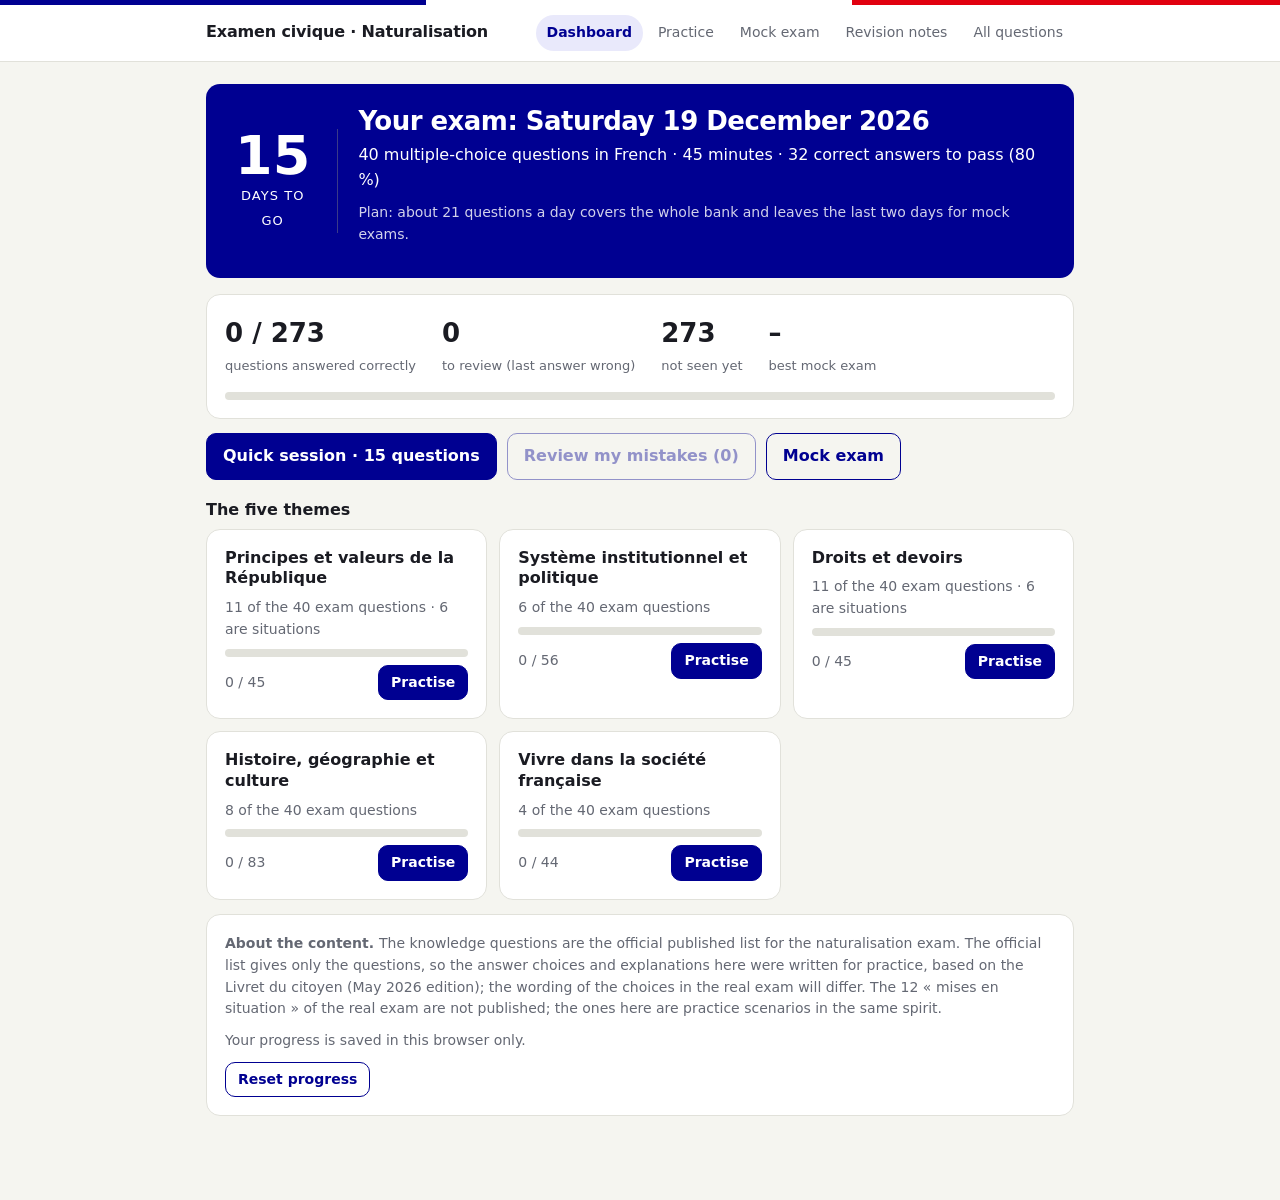
<file: index.html>
<!DOCTYPE html>
<html lang="fr">
<head>
<meta charset="utf-8">
<meta name="viewport" content="width=device-width, initial-scale=1">
<title>Examen civique – préparation naturalisation</title>
<style>
:root{--bg:#f5f5f0;--card:#fff;--ink:#1a1b22;--mute:#646873;--line:#e1e1da;--blue:#000091;--onblue:#fff;--soft:#e9e9fb;--red:#c9191e;--ok:#18753c;--oksoft:#dff3e6;--bad:#b3261e;--badsoft:#fde7e5;--r:14px}
@media (prefers-color-scheme:dark){:root{--bg:#131419;--card:#1d1f27;--ink:#ececf1;--mute:#a1a5b0;--line:#31343f;--blue:#9a9eff;--onblue:#11122b;--soft:#272a4c;--red:#ff7b7b;--ok:#62d590;--oksoft:#163324;--bad:#ff8f86;--badsoft:#3c1d1b}}
*{box-sizing:border-box}
[hidden]{display:none!important}
body{margin:0;background:var(--bg);color:var(--ink);font:16px/1.55 system-ui,-apple-system,"Segoe UI",Roboto,Helvetica,Arial,sans-serif}
.flag{height:5px;background:linear-gradient(90deg,#000091 0 33.3%,#fff 33.3% 66.6%,#e1000f 66.6%)}
header{position:sticky;top:0;z-index:5;background:var(--card);border-bottom:1px solid var(--line)}
.bar-top{max-width:900px;margin:0 auto;padding:10px 16px;display:flex;gap:12px;align-items:center;flex-wrap:wrap}
.brand{font-weight:700;letter-spacing:-.01em;margin-right:auto}
nav{display:flex;gap:4px;flex-wrap:wrap}
nav button{border:0;background:none;color:var(--mute);font:inherit;font-size:14px;padding:7px 11px;border-radius:999px;cursor:pointer}
nav button:hover{color:var(--ink)}
nav button.on{background:var(--soft);color:var(--blue);font-weight:600}
main{max-width:900px;margin:0 auto;padding:22px 16px 70px}
h1{font-size:26px;line-height:1.2;margin:0 0 6px;letter-spacing:-.02em}
h2{font-size:19px;line-height:1.35;margin:0 0 14px}
h3{font-size:16px;margin:18px 0 6px}
p{margin:0 0 10px}
.mute{color:var(--mute)}
.small{font-size:14px}
.card{background:var(--card);border:1px solid var(--line);border-radius:var(--r);padding:18px;margin:0 0 14px}
.hero{display:flex;gap:20px;align-items:center;background:var(--blue);color:var(--onblue);border-radius:var(--r);padding:22px;margin-bottom:16px}
.hero .mute{color:inherit;opacity:.82}
.count{text-align:center;min-width:104px;border-right:1px solid rgba(128,128,128,.45);padding-right:20px}
.count b{display:block;font-size:54px;line-height:1;font-variant-numeric:tabular-nums}
.count span{font-size:13px;text-transform:uppercase;letter-spacing:.08em}
.grid{display:grid;grid-template-columns:repeat(auto-fill,minmax(250px,1fr));gap:12px;margin-bottom:14px}
.grid .card{margin:0;display:flex;flex-direction:column;gap:8px}
.grid .card b{line-height:1.3}
.bar{height:8px;background:var(--line);border-radius:99px;overflow:hidden}
.bar i{display:block;height:100%;background:var(--ok);border-radius:99px;transition:width .3s}
.row{display:flex;gap:10px;flex-wrap:wrap;align-items:center;margin:0 0 14px}
.row.spread{justify-content:space-between}
.btn{border:1px solid var(--blue);background:var(--blue);color:var(--onblue);font:inherit;font-weight:600;padding:10px 16px;border-radius:10px;cursor:pointer}
.btn.ghost{background:none;color:var(--blue)}
.btn.sm{padding:6px 12px;font-size:14px}
.btn:disabled{opacity:.4;cursor:default}
.btn:focus-visible,.opt:focus-visible,nav button:focus-visible,.dot:focus-visible{outline:3px solid var(--red);outline-offset:2px}
.stats{display:flex;gap:26px;flex-wrap:wrap}
.stats div b{display:block;font-size:26px;font-variant-numeric:tabular-nums}
.stats div span{font-size:13px;color:var(--mute)}
.tag{font-size:12.5px;text-transform:uppercase;letter-spacing:.07em;color:var(--mute);margin-bottom:8px}
.opts{display:grid;gap:9px}
.opt{display:flex;gap:12px;align-items:flex-start;text-align:left;width:100%;border:1.5px solid var(--line);background:var(--card);color:var(--ink);font:inherit;padding:12px 14px;border-radius:11px;cursor:pointer}
.opt:hover:not(:disabled){border-color:var(--blue)}
.opt .k{flex:none;width:26px;height:26px;border-radius:50%;background:var(--soft);color:var(--blue);font-weight:700;font-size:13px;display:grid;place-items:center}
.opt.sel{border-color:var(--blue);background:var(--soft)}
.opt.ok{border-color:var(--ok);background:var(--oksoft)}
.opt.bad{border-color:var(--bad);background:var(--badsoft)}
.opt:disabled{cursor:default}
.fb{margin-top:14px;padding:12px 14px;border-radius:11px;font-size:15px}
.fb.good{background:var(--oksoft)}
.fb.wrong{background:var(--badsoft)}
.prog{display:flex;gap:12px;align-items:center;margin-bottom:12px;font-size:14px;color:var(--mute)}
.prog .bar{flex:1}
.controls{display:flex;gap:12px;flex-wrap:wrap;align-items:end}
.controls label{display:grid;gap:4px;font-size:13px;color:var(--mute)}
select,input[type=search]{font:inherit;padding:9px 10px;border-radius:9px;border:1px solid var(--line);background:var(--card);color:var(--ink);max-width:100%}
.examtop{position:sticky;top:58px;z-index:4;display:flex;gap:12px;align-items:center;justify-content:space-between;background:var(--bg);padding:8px 0;margin-bottom:6px}
.clock{font-size:22px;font-variant-numeric:tabular-nums}
.clock.low{color:var(--bad)}
.pal{display:flex;flex-wrap:wrap;gap:6px;margin-top:6px}
.dot{width:34px;height:34px;border-radius:9px;border:1px solid var(--line);background:var(--card);color:var(--mute);font:inherit;font-size:13px;cursor:pointer}
.dot.done{background:var(--soft);color:var(--blue);border-color:transparent;font-weight:600}
.dot.cur{border:2px solid var(--blue)}
.big{font-size:56px;font-weight:800;line-height:1;font-variant-numeric:tabular-nums}
.pass{color:var(--ok)}.fail{color:var(--bad)}
table{border-collapse:collapse;width:100%;font-size:15px}
td,th{padding:7px 8px;border-bottom:1px solid var(--line);text-align:left}
td:last-child,th:last-child{text-align:right;font-variant-numeric:tabular-nums}
details{border-bottom:1px solid var(--line)}
details summary{cursor:pointer;padding:10px 2px;list-style-position:outside}
details .ans{padding:0 2px 12px 18px}
details .ans b{color:var(--ok)}
.notes details{border:1px solid var(--line);border-radius:var(--r);background:var(--card);margin-bottom:10px;padding:0 18px}
.notes summary{font-weight:700;font-size:17px;padding:14px 0}
.notes ul{margin:0 0 12px;padding-left:20px}
.notes li{margin-bottom:4px}
.pill{display:inline-block;width:9px;height:9px;border-radius:50%;margin-right:8px;background:var(--line)}
.pill.g{background:var(--ok)}.pill.r{background:var(--bad)}
@media (max-width:560px){.hero{flex-direction:column;align-items:flex-start}.count{border:0;padding:0;text-align:left}.examtop{top:96px}h1{font-size:22px}}
</style>
</head>
<body>
<div class="flag"></div>
<header><div class="bar-top">
<div class="brand">Examen civique · Naturalisation</div>
<nav>
<button data-v="home">Dashboard</button>
<button data-v="practice">Practice</button>
<button data-v="exam">Mock exam</button>
<button data-v="notes">Revision notes</button>
<button data-v="list">All questions</button>
</nav>
</div></header>
<main id="app"></main>
<noscript><p style="padding:20px">This page needs JavaScript. Open it in Chrome, Edge, Firefox or Safari.</p></noscript>

<script id="data">
/* Each entry: [question, [correct answer, wrong, wrong, wrong], explanation] */
const T={P:"Principes et valeurs de la République",S:"Système institutionnel et politique",D:"Droits et devoirs",H:"Histoire, géographie et culture",V:"Vivre dans la société française"};
const MIX={P:[5,6],S:[6,0],D:[5,6],H:[8,0],V:[4,0]};
const Q={
P:[
["Complétez les paroles de la Marseillaise : « Allons enfants de la Patrie… »",["Le jour de gloire est arrivé","Formez vos bataillons","Marchons vers la liberté","La victoire est à nous"],"Premier couplet de l'hymne national, écrit par Rouget de Lisle en 1792."],
["Dans le cadre d'un entretien d'embauche, que peut-on demander au candidat ?",["Ses diplômes et ses qualifications","Sa religion","Ses opinions politiques","Son orientation sexuelle"],"Une décision d'embauche doit reposer sur des raisons professionnelles. L'employeur peut vérifier les diplômes requis pour le poste."],
["Déclarer ses revenus aux services fiscaux est :",["Obligatoire chaque année","Facultatif","Réservé aux citoyens français","Obligatoire seulement pour les salariés"],"Toute personne majeure résidant en France doit déclarer ses revenus chaque année."],
["En France, les impôts permettent de financer les dépenses publiques. Quelle proposition est correcte ?",["Tous les habitants y contribuent selon leurs moyens","Seuls les citoyens français paient des impôts","Tout le monde paie exactement le même montant","Payer ses impôts est un choix personnel"],"Article 13 de la DDHC : une contribution commune, répartie selon les facultés de chacun. Elle concerne tous les résidents."],
["La liberté d'association est :",["Un droit reconnu par la loi du 1er juillet 1901","Réservée aux citoyens français","Soumise à l'autorisation du préfet","Interdite aux étrangers"],"Une association qui ne respecte pas les principes républicains peut toutefois être dissoute par l'État."],
["La liberté d'expression sur les réseaux sociaux en France est :",["Protégée par la loi, mais les contenus qui incitent à la haine ou à la violence sont interdits","Totale et sans aucune limite","Interdite aux moins de 18 ans","Réservée aux journalistes"],""],
["Lequel de ces prénoms évoque un symbole de la République ?",["Marianne","Jeanne","Louise","Geneviève"],"Marianne est la représentation symbolique de la République."],
["Lequel de ces symboles représente la République française ?",["Le drapeau tricolore","La fleur de lys","La couronne royale","L'aigle impérial"],"Bleu, blanc, rouge : drapeau officiel depuis 1794."],
["Où peut-on voir la devise de la République ?",["Sur le fronton des bâtiments publics (mairies, préfectures…)","Uniquement dans les musées","Sur les panneaux de signalisation routière","Uniquement sur les monuments aux morts"],""],
["Lesquels sont des symboles officiels de la République française ?",["Le drapeau tricolore et la Marseillaise","La fleur de lys et la couronne","La tour Eiffel et la baguette","L'aigle et l'abeille"],"Symboles : drapeau tricolore, Marseillaise, devise, 14 juillet, Marianne. Le coq est un symbole national reconnu, mais sans statut officiel."],
["Peut-on brûler publiquement un drapeau français ?",["Non, l'outrage au drapeau tricolore est puni par la loi","Oui, c'est la liberté d'expression","Oui, mais seulement le 14 juillet","Oui, avec l'autorisation du maire"],"Le Code pénal sanctionne l'outrage au drapeau ou à l'hymne national."],
["Quand la sécurité sociale a-t-elle été établie en France ?",["En 1945","En 1905","En 1936","En 1958"],"Créée à la Libération, au nom de la solidarité nationale."],
["Que commémore la fête nationale ?",["La prise de la Bastille (14 juillet 1789) et la fête de la Fédération (14 juillet 1790)","La fin de la Seconde Guerre mondiale","L'armistice de 1918","La naissance de la Ve République"],"Le 14 juillet est la fête nationale depuis 1880."],
["Que porte Marianne sur la tête ?",["Un bonnet phrygien","Une couronne","Un casque","Un béret"],"Le bonnet phrygien est un symbole de la liberté."],
["Que signifie le mot « fraternité » dans la devise française ?",["La solidarité entre tous, en voyant en l'autre un semblable malgré les différences","Le lien entre les membres d'une même famille uniquement","L'obligation d'avoir la même religion","L'entraide réservée aux personnes de même origine"],"La fraternité républicaine est civique : elle ne repose ni sur l'origine ni sur la religion."],
["Quel symbole de la République peut-on voir sur les maillots de l'équipe de France de football ?",["Le coq","Marianne","La fleur de lys","La tour Eiffel"],"Le coq représente la fierté, le courage et la vigilance."],
["Quelle est la devise de la République française ?",["Liberté, Égalité, Fraternité","Unie dans la diversité","Travail, Famille, Patrie","Paix, Justice, Liberté"],"« Unie dans la diversité » est la devise de l'Union européenne."],
["Qu'est-ce que la liberté d'association ?",["Le droit de créer une association ou d'en rejoindre une","L'obligation d'adhérer à une association","Le droit de créer une entreprise sans la déclarer","Le droit de ne pas respecter les lois de la République"],"Loi du 1er juillet 1901."],
["Qu'est-ce qu'une liberté ?",["Pouvoir faire tout ce qui ne nuit pas à autrui, dans les limites fixées par la loi","Pouvoir faire tout ce que l'on veut, sans aucune limite","Un droit réservé aux citoyens français","Une autorisation accordée par le maire"],"Article 4 de la Déclaration des droits de l'homme et du citoyen de 1789."],
["Selon la Constitution, la France est une République…",["indivisible, laïque, démocratique et sociale","fédérale, laïque et libérale","indivisible, chrétienne et sociale","monarchique, démocratique et sociale"],"Article 1er de la Constitution du 4 octobre 1958."],
["Sur quel document peut-on voir Marianne ?",["Les documents officiels de l'administration française et les timbres","Les billets en euros","Les cartes bancaires","Les tickets de métro"],"Sa statue est aussi placée dans les mairies."],
["Une des valeurs de la devise républicaine est l'Égalité. Qu'est-ce que cela signifie ?",["Tous les citoyens ont les mêmes droits, quels que soient leur sexe, leur origine ou leur religion","Tout le monde doit gagner le même salaire","Tout le monde doit avoir les mêmes opinions","Seuls les citoyens nés en France ont les mêmes droits"],"La loi est la même pour tous. Les discriminations sont punies par la loi."],
["Une personne peut-elle changer librement de religion en France ?",["Oui, la liberté de conscience le garantit","Non, c'est interdit","Oui, mais seulement avec l'accord de sa famille","Oui, mais une seule fois dans sa vie"],"Chacun est libre de croire, de ne pas croire, de changer de religion ou de ne plus en avoir."],
["Selon le principe de laïcité, que signifie la neutralité de l'État ?",["L'État ne soutient aucune religion et traite tous les citoyens de la même manière","L'État interdit toutes les religions","L'État choisit une religion officielle","L'État finance toutes les religions de façon égale"],""],
["Que peut faire un usager du service public dans une mairie ?",["Porter un signe d'appartenance religieuse, en respectant les règles du service","Exiger que le service s'adapte à sa religion","Exiger d'être reçu par un agent de la même religion que lui","Refuser d'être reçu par une femme"],"La neutralité s'impose aux agents, pas aux usagers. Mais on ne peut pas exiger une adaptation du service au nom d'une religion."],
["En France, il est possible pour l'État de financer :",["La restauration d'un monument religieux classé au patrimoine","La construction d'un nouveau lieu de culte","Le salaire des responsables religieux","Les cérémonies religieuses"],"Exception historique : en Alsace et en Moselle, l'État a des accords particuliers avec certaines religions."],
["En quelle année la loi de séparation des Églises et de l'État a-t-elle été votée ?",["1905","1789","1881","1958"],"Loi du 9 décembre 1905."],
["Que dit la loi de 1905 ?",["Elle sépare les Églises et l'État","Elle rend l'école gratuite","Elle crée la Sécurité sociale","Elle donne le droit de vote aux femmes"],"La République garantit le libre exercice des cultes mais n'en reconnaît, n'en salarie et n'en subventionne aucun."],
["Que garantit le principe de laïcité ?",["La liberté de conscience et le libre exercice des cultes","L'interdiction de pratiquer une religion","Une religion officielle pour tous","Le financement des lieux de culte par l'État"],""],
["Quel jour célèbre-t-on officiellement la laïcité en France ?",["Le 9 décembre","Le 14 juillet","Le 8 mai","Le 1er mai"],"Date anniversaire de la loi du 9 décembre 1905."],
["Quel symbole religieux peut être porté dans une école publique dans le respect de la laïcité ?",["Un signe discret, comme un petit pendentif","Un voile","Une kippa","Une grande croix"],"Loi du 15 mars 2004 : les signes ostensibles sont interdits aux élèves, les signes discrets sont autorisés."],
["Quel terme désigne précisément la haine ou les préjugés contre les Juifs ?",["L'antisémitisme","Le sexisme","L'homophobie","La xénophobie"],""],
["Quel texte est considéré comme le texte fondateur de la laïcité ?",["La loi du 9 décembre 1905","Le Code civil de 1804","L'édit de Nantes de 1598","La loi du 1er juillet 1901"],""],
["Quelle institution française doit rester neutre en matière de religion ?",["L'État et ses services publics","Les entreprises privées","Les associations","Les familles"],"L'État, les collectivités territoriales et les services publics sont neutres vis-à-vis des religions."],
["Qu'est-ce que la laïcité ?",["Un principe qui garantit la liberté de conscience et impose la neutralité de l'État","L'interdiction des religions dans l'espace public","L'obligation de ne pas croire en Dieu","La reconnaissance d'une religion d'État"],""],
["À l'école, la charte de la laïcité permet de :",["Faire connaître à tous (personnels, élèves, parents) les règles de la laïcité à l'école","Choisir la religion enseignée aux élèves","Dispenser un élève d'un cours pour motif religieux","Interdire aux élèves d'avoir une religion"],"On ne peut pas refuser un enseignement ou une règle de l'école en raison de sa religion."],
["Qui doit respecter et veiller à la neutralité religieuse dans les services publics ?",["Les agents publics","Les usagers","Les responsables religieux","Les associations de quartier"],"Les agents publics ne peuvent pas porter de signes religieux ni montrer leurs opinions pendant leur travail."],
["Une personne déclare ne croire en aucun dieu. On peut dire :",["Elle est athée","Elle est agnostique","Elle est laïque","Elle est croyante"],"Athée : ne croit en aucune religion. Agnostique : sceptique vis-à-vis de la religion."]
],
S:[
["Comment est désigné le Premier ministre ?",["Il est nommé par le Président de la République","Il est élu par les citoyens","Il est élu par les maires","Il est tiré au sort parmi les députés"],""],
["Qui peut se présenter aux élections présidentielles ?",["Un citoyen français qui a obtenu 500 parrainages d'élus","Tout résident en France depuis dix ans","Uniquement un député ou un sénateur","Uniquement un ancien ministre"],""],
["À qui appartient la souveraineté nationale ?",["Au peuple","Au Président de la République","Au Parlement","Au Gouvernement"],"Article 3 de la Constitution : le peuple l'exerce par ses représentants et par la voie du référendum."],
["Qui est élu lors des élections municipales ?",["Les conseillers municipaux","Les députés","Les sénateurs","Les préfets"],"Le conseil municipal élit ensuite le maire."],
["L'inscription sur les listes électorales est :",["Nécessaire pour pouvoir voter","Payante","Réservée aux personnes de plus de 21 ans","Possible uniquement le jour du vote"],"Elle se fait sur internet ou à la mairie de son lieu de résidence."],
["Quelle condition est nécessaire pour voter aux élections présidentielles ?",["Avoir la nationalité française","Résider en France depuis cinq ans","Payer des impôts","Avoir un emploi"],"Il faut aussi être majeur, inscrit sur les listes électorales et ne pas être privé de ses droits civiques."],
["Quelle condition faut-il remplir pour être candidat aux élections municipales ?",["Être français ou citoyen d'un État de l'Union européenne","Être né dans la commune","Avoir au moins 30 ans","Être propriétaire de son logement"],""],
["Parmi ces autorités, laquelle est élue ?",["Le maire","Le préfet","Le Premier ministre","Le juge"],"Le préfet et le Premier ministre sont nommés."],
["Quelles sont les fonctions du maire ?",["Gérer la commune avec le conseil municipal, tenir l'état civil et célébrer les mariages","Voter les lois au Parlement","Juger les délits commis dans la commune","Nommer le préfet du département"],""],
["Une personne, n'ayant pas d'accès à internet, veut s'inscrire sur les listes électorales pour pouvoir voter aux prochaines élections politiques. Où peut-elle s'inscrire ?",["À la mairie de son lieu de résidence","Au commissariat de police","À la préfecture de région","Au tribunal"],""],
["À quel âge peut-on devenir électeur ?",["18 ans","16 ans","21 ans","25 ans"],"La majorité est passée de 21 à 18 ans en 1974."],
["En France, est-ce obligatoire de voter ?",["Non, mais c'est un devoir civique","Oui, sous peine d'amende","Oui, sous peine de prison","Oui, mais seulement à l'élection présidentielle"],""],
["A-t-on le droit de ne pas respecter une loi ?",["Non, la loi s'impose à tous","Oui, si on n'est pas d'accord avec elle","Oui, si on n'a pas voté","Oui, si on est étranger"],""],
["Comment sont désignés les députés ?",["Ils sont élus au suffrage universel direct","Ils sont nommés par le Président","Ils sont élus par les maires","Ils sont nommés par le Premier ministre"],"577 députés, élus pour cinq ans aux élections législatives."],
["Qui vote les lois ?",["Le Parlement (Assemblée nationale et Sénat)","Le Président de la République","Le Conseil constitutionnel","Les préfets"],""],
["La séparation des pouvoirs est un principe fondamental. Quels sont les trois pouvoirs concernés ?",["Législatif, exécutif et judiciaire","Politique, religieux et militaire","National, régional et communal","Économique, social et culturel"],""],
["Qu'est-ce que l'État de droit ?",["Un système dans lequel la loi doit être respectée par tous, y compris par l'État","Un système dans lequel l'État décide sans contrôle","Un pays sans Constitution","Un État dirigé par les juges"],""],
["Quelles sont les durées du mandat du conseil municipal et du maire ?",["6 ans","4 ans","5 ans","7 ans"],""],
["Qui est élu lors des élections législatives ?",["Les députés","Les sénateurs","Les maires","Le Président de la République"],""],
["Quelle est la durée du mandat du Président de la République française ?",["5 ans","4 ans","6 ans","7 ans"],"Renouvelable une fois."],
["Quelle est la durée du mandat des députés ?",["5 ans","4 ans","6 ans","9 ans"],""],
["Quelle est la durée du mandat des sénateurs ?",["6 ans","5 ans","7 ans","9 ans"],"348 sénateurs, élus au suffrage universel indirect."],
["Qui dirige l'action du gouvernement ?",["Le Premier ministre","Le président du Sénat","Le préfet","Le président de l'Assemblée nationale"],""],
["En France, est-ce possible d'adhérer à un parti politique ?",["Oui, librement et sans condition","Non, c'est interdit","Oui, mais seulement pour les citoyens français","Oui, avec l'autorisation de son employeur"],""],
["Qui sanctionne l'auteur d'un vol ?",["La justice (le juge)","Le maire","La victime","Le préfet"],"Le vol est un délit, jugé par le tribunal correctionnel."],
["Qui gère les collèges publics ?",["Le département","La commune","La région","L'Union européenne"],"Communes : écoles primaires. Départements : collèges. Régions : lycées."],
["Qui gère les écoles primaires et maternelles publiques ?",["La commune","Le département","La région","La préfecture"],""],
["Comment sont désignés les maires ?",["Ils sont élus par le conseil municipal","Ils sont nommés par le préfet","Ils sont nommés par le Président","Ils sont tirés au sort"],""],
["Quelle collectivité territoriale est responsable des transports régionaux ?",["La région","La commune","Le département","La préfecture"],""],
["Quelle est l'une des voies possibles pour modifier la Constitution ?",["Le référendum","Un arrêté du maire","Une décision du préfet","Un décret du Premier ministre"],"L'autre voie est le vote du Parlement réuni en Congrès."],
["Qui assure l'intérim du président de la République en cas de décès ?",["Le président du Sénat","Le Premier ministre","Le président de l'Assemblée nationale","Le ministre de l'Intérieur"],"Jusqu'à l'élection présidentielle organisée en urgence. Georges Pompidou est le seul président de la Ve République décédé en cours de mandat."],
["Quel est le rôle du Conseil constitutionnel ?",["Vérifier que les lois sont conformes à la Constitution","Voter les lois","Diriger le Gouvernement","Juger les litiges entre voisins"],"Il contrôle aussi la régularité des élections nationales."],
["Quelle condition est obligatoire pour se présenter à l'élection présidentielle ?",["Obtenir 500 parrainages d'élus","Avoir été ministre","Être membre d'un parti politique","Avoir plus de 50 ans"],""],
["Combien y a-t-il de départements en France ?",["101","13","96","150"],"96 en métropole et 5 en outre-mer."],
["Comment est organisé le découpage administratif de la France ?",["En communes, départements et régions","En provinces et cantons","En États fédérés","En duchés et comtés"],"S'y ajoutent les collectivités d'outre-mer."],
["Qui représente l'État dans un département ?",["Le préfet","Le maire","Le député","Le président du conseil départemental"],""],
["Quel est le rôle du Président de la République ?",["Chef de l'État et des armées, il nomme le Premier ministre","Il vote les lois","Il juge les crimes les plus graves","Il dirige le conseil municipal de Paris"],""],
["Quel est le rôle du Premier ministre ?",["Diriger l'action du Gouvernement","Présider le Sénat","Contrôler la conformité des lois à la Constitution","Représenter l'État dans chaque département"],""],
["Quel est le rôle du Défenseur des droits ?",["Défendre les personnes en cas de litige avec une administration, de discrimination ou d'atteinte aux droits","Défendre l'État devant les tribunaux","Commander les forces armées","Voter le budget de l'État"],"Autorité administrative indépendante créée en 2011."],
["En quelle année la citoyenneté européenne a-t-elle été créée ?",["1992","1957","2002","2013"],"Par le traité de Maastricht."],
["Quel est le dernier État à avoir intégré l'Union européenne en 2013 ?",["La Croatie","La Roumanie","La Pologne","La Grèce"],""],
["Qui a composé l'hymne de l'Union européenne ?",["Ludwig van Beethoven","Claude Debussy","Wolfgang Amadeus Mozart","Rouget de Lisle"],"L'Ode à la joie, extraite de la Neuvième symphonie."],
["Quand est célébrée la journée de l'Europe ?",["Le 9 mai","Le 8 mai","Le 14 juillet","Le 9 décembre"],"En souvenir de la déclaration de Robert Schuman du 9 mai 1950."],
["Où est le siège de la Banque centrale européenne ?",["À Francfort","À Bruxelles","À Strasbourg","À Paris"],""],
["Où est le siège de la Commission européenne ?",["À Bruxelles","À Strasbourg","À Francfort","À Luxembourg"],""],
["Qui siège au Parlement européen ?",["Les députés européens","Les chefs d'État","Les préfets","Les juges européens"],""],
["Les citoyens de l'Union européenne peuvent-ils voter aux élections locales dans un autre État de l'Union ?",["Oui, dans le pays de l'Union où ils sont installés","Non, jamais","Oui, mais seulement après dix ans de résidence","Oui, mais seulement à l'élection présidentielle"],"En France : élections municipales et européennes."],
["Combien d'États font partie de l'Union européenne au 1er janvier 2025 ?",["27","12","25","28"],"28 avant le départ du Royaume-Uni."],
["En quelle année le traité de Maastricht, qui marque la fondation de l'Union européenne, a-t-il été signé ?",["1992","1951","1957","2002"],""],
["Quel traité concerne la construction de l'Union européenne ?",["Le traité de Maastricht","Le traité de Versailles","L'édit de Nantes","Le traité de Tordesillas"],"Le traité de Rome (1957) a créé la Communauté économique européenne."],
["Quel État a quitté l'Union européenne en 2020 ?",["Le Royaume-Uni","L'Irlande","La Grèce","La Suède"],"C'est le Brexit."],
["Quelle est la devise de l'Union européenne ?",["Unie dans la diversité","Liberté, Égalité, Fraternité","Un pour tous, tous pour un","Paix et prospérité"],""],
["Quel est l'hymne de l'Union européenne ?",["L'Ode à la joie","La Marseillaise","Le Chant des partisans","Le Boléro"],""],
["De quoi est composé le drapeau européen ?",["12 étoiles sur fond bleu","27 étoiles sur fond bleu","Trois bandes bleu, blanc, rouge","Un cercle doré sur fond blanc"],"Le nombre d'étoiles ne dépend pas du nombre de pays membres."],
["Qui élit les députés européens ?",["Les citoyens européens","Les chefs d'État","Les députés nationaux","La Commission européenne"],"Tous les cinq ans, au suffrage universel direct."],
["Où est le siège du Parlement européen ?",["À Strasbourg","À Bruxelles","À Francfort","À Genève"],""]
],
D:[
["À quoi sert le droit de grève ?",["À défendre les intérêts professionnels des salariés","À obtenir des jours de congé supplémentaires","À changer d'employeur","À refuser de payer ses impôts"],""],
["Au nom de quoi l'État justifie-t-il la restriction des droits ?",["La protection de l'ordre public","L'intérêt du parti au pouvoir","La religion majoritaire","Les traditions locales"],"Exemple : une manifestation peut être encadrée ou interdite en cas de risque de violences, sous le contrôle du juge."],
["Laquelle de ces citations est inscrite dans la Déclaration des droits de l'homme et du citoyen de 1789 ?",["« Les hommes naissent et demeurent libres et égaux en droits »","« Liberté, Égalité, Fraternité »","« Gouvernement du peuple, par le peuple et pour le peuple »","« Unie dans la diversité »"],"Article 1er de la DDHC."],
["L'article 4 de la Déclaration des droits de l'homme et du citoyen affirme que « la liberté consiste à pouvoir faire tout ce qui ne nuit pas à autrui ». Qu'est-ce que cela signifie ?",["On peut faire tout ce qui ne gêne pas les autres, dans les limites fixées par la loi","On peut faire tout ce que l'on veut","Seuls les citoyens français sont libres","La liberté est limitée par la religion"],""],
["Que dit l'article 1er de la Constitution française ?",["La France est une République indivisible, laïque, démocratique et sociale","La France est une monarchie constitutionnelle","La langue de la République est le français","Le Président est élu pour cinq ans"],""],
["Que garantit la liberté de la presse ?",["Les journalistes peuvent informer librement le public et exprimer leur opinion","Les journaux sont gratuits","Les journalistes peuvent publier des propos diffamatoires","L'État choisit les informations publiées"],"Elle est encadrée par la loi : pas de diffamation, pas d'incitation à commettre des crimes."],
["Que permet la liberté de circulation ?",["Circuler librement sur le territoire français et dans l'Union européenne","Conduire sans permis","Entrer dans n'importe quel pays du monde sans visa","Voyager gratuitement en train"],"Aussi appelée liberté d'aller et venir."],
["Que signifie être citoyen d'un État ?",["Avoir la nationalité de cet État, avec des droits et des devoirs","Habiter dans cet État depuis un an","Parler la langue de cet État","Travailler dans cet État"],""],
["Que sont les droits fondamentaux ?",["Des droits essentiels garantis à chacun par la Constitution et les grands textes","Des droits réservés aux personnes qui paient des impôts","Des avantages accordés par les employeurs","Des règles propres à chaque commune"],"Textes : Constitution de 1958, DDHC de 1789, préambule de 1946, Charte de l'environnement de 2004, Convention européenne des droits de l'homme."],
["Quel droit protège une personne contre une arrestation arbitraire ?",["Le droit à la sûreté","Le droit de grève","Le droit de vote","Le droit de propriété"],"Nul ne peut être arrêté ou détenu sans raison légale. Toute privation de liberté est contrôlée par un juge."],
["Quel est le texte fondateur établissant les droits et les devoirs de chaque citoyen ?",["La Déclaration des droits de l'homme et du citoyen de 1789","Le Code de la route","Le traité de Maastricht","Le Code du travail"],"La Constitution de 1958 y renvoie dans son préambule."],
["Quel texte affirme que tous les hommes naissent libres et égaux en droits ?",["La Déclaration des droits de l'homme et du citoyen de 1789","La loi de 1905","Le Code civil de 1804","Le traité de Rome"],""],
["Quelle situation est une atteinte à la dignité humaine ?",["Une personne employée par une entreprise sans être rémunérée","Une personne qui reçoit une amende pour excès de vitesse","Une personne qui doit payer son loyer","Une personne qui doit présenter ses diplômes pour un emploi"],"L'esclavage et le travail forcé sont interdits."],
["Qu'est-ce que la liberté d'expression ?",["Pouvoir exprimer librement ses idées et ses opinions, dans les limites fixées par la loi","Pouvoir insulter ou menacer quelqu'un","Un droit réservé aux élus","Pouvoir tout dire, sans aucune limite"],""],
["Suite à une interpellation par la police, il est possible de :",["Garder le silence et être assisté par un avocat","Refuser de donner son identité","Quitter les lieux sans autorisation","Choisir le policier qui mène l'interrogatoire"],"La personne est informée des motifs de l'arrestation et peut aussi faire prévenir un proche."],
["Tous les citoyens français ont-ils une religion ?",["Non, chacun est libre de croire ou de ne pas croire","Oui, c'est obligatoire","Oui, la religion est inscrite sur la carte d'identité","Non, les religions sont interdites"],""],
["À quel âge est la majorité numérique en France ?",["15 ans","13 ans","16 ans","18 ans"],"Loi du 7 juillet 2023 : avant 15 ans, on ne peut pas s'inscrire seul sur les réseaux sociaux."],
["Dans lequel de ces endroits est-on autorisé à fumer ?",["Dans la rue","Dans un restaurant","Dans un parc public","Sous un abribus"],"Depuis le 1er juillet 2025, il est aussi interdit de fumer dans les parcs, sur les plages, sous les abribus et aux abords des écoles. Amende : 135 euros."],
["En France, la conduite sans permis d'une moto est :",["Un délit","Une contravention","Autorisée pour les petits trajets","Tolérée si l'on porte un casque"],"Conduire sans permis peut être puni d'un an de prison et de 15 000 euros d'amende."],
["En quoi consiste le devoir de solidarité ?",["Contribuer aux dépenses communes (impôts, cotisations sociales) selon ses moyens","Prêter de l'argent à ses voisins","Travailler gratuitement pour la commune","Héberger les personnes sans logement"],"La solidarité finance la Sécurité sociale, les retraites et les services publics."],
["Est-ce légal d'être marié à plusieurs personnes en même temps ?",["Non, la polygamie est interdite par la loi","Oui, si les mariages ont eu lieu à l'étranger","Oui, avec l'accord des époux","Oui, si le maire l'autorise"],""],
["Est-ce obligatoire de déclarer ses impôts chaque année en France ?",["Oui, pour toute personne majeure résidant en France","Non, seulement tous les cinq ans","Non, seulement si on est français","Non, c'est l'employeur qui s'en occupe"],""],
["Est-il obligatoire de porter secours à une personne en danger ?",["Oui, si on peut le faire sans mettre sa propre vie en péril","Non, seuls les médecins y sont obligés","Non, c'est un choix personnel","Oui, même au péril de sa vie"],"La non-assistance à personne en danger est un délit."],
["Être juré d'assises est :",["Un devoir du citoyen français","Un métier accessible sur concours","Réservé aux avocats","Facultatif, sur simple volontariat"],""],
["La vente d'alcool en France est interdite aux personnes de moins de :",["18 ans","16 ans","21 ans","15 ans"],""],
["Le non-respect du code de la route est :",["Une infraction sanctionnée (amende, retrait de points, voire prison)","Sans conséquence si personne n'est blessé","Autorisé la nuit","Une simple faute morale"],""],
["Lequel de ces crimes ou délits peut entraîner la privation des droits civils et politiques par un juge ?",["Un viol","Un excès de vitesse de 10 km/h","Un tapage nocturne","Un stationnement gênant"],"Certaines condamnations graves entraînent la privation des droits civiques pendant plusieurs années."],
["Pour obtenir une carte d'identité, il faut :",["Être de nationalité française","Avoir un permis de conduire","Avoir un emploi","Être âgé d'au moins 18 ans"],""],
["Pour quel motif peut-on limiter la liberté d'expression ?",["L'incitation à la haine ou à la violence","La critique du Gouvernement","La caricature d'une religion","Un désaccord avec une décision de justice"],"Autres limites : la diffamation, l'injure, l'apologie ou la négation de crimes contre l'humanité."],
["Que doit faire un citoyen s'il est appelé à être juré dans un procès d'assises ?",["Se présenter au tribunal : c'est une obligation","Refuser s'il n'a pas le temps","Envoyer une autre personne à sa place","Payer une taxe pour être dispensé"],""],
["Quel est l'âge de la majorité civile en France ?",["18 ans","16 ans","21 ans","15 ans"],""],
["Quel est l'un des devoirs principaux d'un citoyen français ?",["Respecter les lois","Adhérer à un parti politique","Pratiquer une religion","Être propriétaire de son logement"],""],
["Quelle est l'infraction la plus grave ?",["Le crime","Le délit","La contravention","L'incivilité"],"Contravention (tribunal de police), délit (tribunal correctionnel), crime (cour d'assises ou cour criminelle)."],
["Qu'est-ce que la citoyenneté numérique ?",["Utiliser les technologies numériques de manière responsable, éthique et sûre","Voter par internet","Avoir une carte d'identité électronique","Payer ses impôts en ligne"],""],
["Qu'est-ce que le devoir de mémoire ?",["Se souvenir des événements tragiques du passé et de leurs victimes, pour qu'ils ne se reproduisent pas","Apprendre par cœur la Constitution","Conserver ses documents administratifs pendant dix ans","Se rappeler les dates des élections"],"Exemples : commémorations du 8 mai, du 11 novembre, du 10 mai (mémoires de l'esclavage)."],
["Qui peut être appelé à faire partie d'un jury d'assises en France ?",["Un citoyen français inscrit sur les listes électorales","Toute personne résidant en France","Uniquement les juges et les avocats","Uniquement les élus"],"Les jurés sont tirés au sort ; il faut avoir au moins 23 ans."],
["Une personne est privée de ses droits civils et politiques pendant 5 ans suite à une condamnation. Parmi ces propositions, laquelle est correcte ? Pendant 5 ans…",["elle ne peut ni voter ni se présenter à une élection","elle ne peut plus travailler","elle perd la nationalité française","elle ne peut plus se marier"],""]
],
H:[
["Parmi ces textes, lequel a été adopté sous Napoléon Ier ?",["Le Code civil","La Déclaration des droits de l'homme et du citoyen","La loi de séparation des Églises et de l'État","La Constitution de la Ve République"],"Le Code civil a été promulgué en 1804."],
["Qui a été président de la Ve République ?",["François Mitterrand","Napoléon Bonaparte","Jules Ferry","Georges Clemenceau"],"De Gaulle, Pompidou, Giscard d'Estaing, Mitterrand, Chirac, Sarkozy, Hollande, Macron."],
["Quel est l'objectif des lois scolaires de la IIIe République ?",["Rendre l'école gratuite, laïque et obligatoire","Réserver l'école aux garçons","Confier l'école à l'Église","Rendre l'école payante"],"Lois de Jules Ferry : école gratuite en 1881, laïque et obligatoire en 1882."],
["Que signifie la date du 14 juillet pour les Français ?",["C'est la fête nationale","C'est la fin de la Seconde Guerre mondiale","C'est la fête du Travail","C'est la journée de l'Europe"],""],
["Pourquoi l'année 1958 est-elle importante pour la France ?",["C'est le début de la Ve République","C'est la fin de la Seconde Guerre mondiale","C'est l'abolition de la peine de mort","C'est la création de l'Union européenne"],"Constitution adoptée par référendum le 28 septembre 1958 et promulguée le 4 octobre 1958."],
["Lequel de ces pays est un pays fondateur de l'Union européenne ?",["L'Italie","L'Espagne","Le Royaume-Uni","La Grèce"],"Six fondateurs : France, Allemagne, Italie, Belgique, Pays-Bas, Luxembourg."],
["Simone Veil est une figure importante de l'histoire française. Elle a notamment :",["Défendu la loi de 1975 qui dépénalise l'avortement","Aboli la peine de mort","Découvert la radioactivité","Écrit « Les Misérables »"],"Elle était ministre de la Santé."],
["Dans quelle région est située une partie des plages du débarquement ayant permis d'engager la libération de la France ?",["La Normandie","La Bretagne","La Provence-Alpes-Côte d'Azur","Les Hauts-de-France"],"Débarquement des Alliés le 6 juin 1944."],
["Dans quelle ville les rois de France étaient-ils couronnés ?",["Reims","Paris","Versailles","Orléans"],"À la cathédrale de Reims."],
["Quel roi de France a été guillotiné pendant la Révolution française ?",["Louis XVI","Louis XIV","Henri IV","Louis-Philippe"],"En 1793, place de la Concorde."],
["En quelle année a débuté la Révolution française ?",["1789","1792","1804","1848"],""],
["En quelle année Napoléon Ier est-il devenu empereur ?",["1804","1789","1815","1852"],"1852 : Napoléon III."],
["Lequel de ces personnages a un lien avec la République française ?",["Léon Gambetta","Louis XIV","Clovis","Henri IV"],"Gambetta est l'un des pères de la IIIe République. Les trois autres sont des rois."],
["De quand date l'appel à la résistance du général de Gaulle ?",["Du 18 juin 1940","Du 6 juin 1944","Du 8 mai 1945","Du 11 novembre 1918"],"Lancé depuis Londres, à la radio britannique (BBC)."],
["Qu'est-ce que la Shoah ?",["L'extermination de millions de Juifs par les nazis pendant la Seconde Guerre mondiale","Une bataille de la Première Guerre mondiale","Un traité de paix signé en 1919","Le nom de la Résistance française"],""],
["Quel pays a été une colonie française ?",["L'Algérie","L'Espagne","Le Japon","La Suède"],"L'Algérie est devenue indépendante en 1962, après la guerre d'Algérie (1954-1962)."],
["Qui a rendu l'école gratuite, laïque et obligatoire ?",["Jules Ferry","Victor Hugo","Napoléon Ier","Charles de Gaulle"],""],
["Depuis quand les Français élisent-ils le président de la République au suffrage universel direct ?",["Depuis 1962","Depuis 1848","Depuis 1958","Depuis 1981"],"Décidé par référendum en 1962 ; première élection de ce type en 1965. Ce point ne figure pas dans le livret du citoyen."],
["En quelle année l'Union européenne a-t-elle été fondée ?",["1992","1945","1957","2002"],"Traité de Maastricht. 1957 : traité de Rome, qui crée la Communauté économique européenne."],
["Quand a eu lieu la Seconde Guerre mondiale ?",["De 1939 à 1945","De 1914 à 1918","De 1870 à 1871","De 1954 à 1962"],""],
["Quand a eu lieu la Première Guerre mondiale ?",["De 1914 à 1918","De 1939 à 1945","De 1789 à 1792","De 1870 à 1871"],""],
["Sous quel président a été abolie la peine de mort en France ?",["François Mitterrand","Charles de Gaulle","Valéry Giscard d'Estaing","Jacques Chirac"],"En 1981, loi défendue par Robert Badinter, ministre de la Justice."],
["Que célèbre-t-on le 8 mai ?",["La fin de la Seconde Guerre mondiale en Europe (1945)","L'armistice de 1918","La prise de la Bastille","La fête du Travail"],""],
["Quelle est la première étape de la construction européenne en 1951 ?",["La Communauté européenne du charbon et de l'acier (CECA)","La création de l'euro","Le traité de Maastricht","L'espace Schengen"],""],
["Qui était une figure de la Résistance française pendant la Seconde Guerre mondiale ?",["Jean Moulin","Le maréchal Pétain","Maximilien Robespierre","Jules Ferry"],"Jean Moulin a unifié la Résistance ; il a été arrêté et torturé à mort par les nazis."],
["Le 11 novembre est un jour férié. À quoi correspond cette date ?",["À l'armistice de 1918, fin de la Première Guerre mondiale","À la fin de la Seconde Guerre mondiale","À la fête nationale","À l'abolition de l'esclavage"],""],
["Depuis quand l'esclavage a-t-il été aboli en France ?",["Depuis 1848","Depuis 1789","Depuis 1905","Depuis 1945"],"Sous la IIe République."],
["Qui a aboli l'esclavage en France ?",["Victor Schoelcher","Napoléon Ier","Louis XIV","Jules Ferry"],"Il a rédigé le décret d'abolition de 1848. Napoléon avait rétabli l'esclavage en 1802."],
["Depuis quelle année l'école publique est-elle gratuite ?",["1881","1789","1905","1945"],""],
["En 1944, qu'est-ce qui a changé pour les femmes ?",["Elles ont obtenu le droit de vote","Elles ont obtenu le droit de divorcer","Elles ont obtenu le droit d'aller à l'école","Elles ont obtenu le droit à la contraception"],"Elles ont voté pour la première fois en avril 1945."],
["Quelle organisation a été créée en 1945 après la Seconde Guerre mondiale ?",["L'Organisation des Nations unies (ONU)","L'Union européenne","L'OTAN","La Société des Nations"],"La France est membre permanent du Conseil de sécurité, avec un droit de veto."],
["En quelle année l'euro est-il devenu la monnaie officielle de la France ?",["2002","1992","1995","2008"],"Pièces et billets mis en circulation le 1er janvier 2002."],
["Lors de la Seconde Guerre mondiale, à quelle date la ville de Paris a-t-elle été libérée ?",["Le 25 août 1944","Le 6 juin 1944","Le 8 mai 1945","Le 18 juin 1940"],""],
["Quel était le principal port français impliqué dans la traite négrière au XVIIIe siècle ?",["Nantes","Strasbourg","Lyon","Lille"],""],
["Quel célèbre philosophe des Lumières a dénoncé l'esclavage ?",["Montesquieu","Molière","Descartes","Pasteur"],""],
["Quelle œuvre a été écrite par Victor Hugo ?",["Les Misérables","Les Fleurs du mal","L'Étranger","L'Avare"],"Il a aussi écrit « Notre-Dame de Paris »."],
["Quel peintre est français ?",["Auguste Renoir","Pablo Picasso","Vincent Van Gogh","Léonard de Vinci"],""],
["Quel plat est une spécialité de la cuisine française ?",["Le bœuf bourguignon","La paella","La pizza","Les sushis"],"Autres exemples : le pot-au-feu, la blanquette de veau."],
["Qui était Marie Curie ?",["Une physicienne, deux fois prix Nobel, connue pour ses travaux sur la radioactivité","Une reine de France","Une romancière du XIXe siècle","Une résistante de la Seconde Guerre mondiale"],"Née en Pologne, naturalisée française, prix Nobel de physique (1903) et de chimie (1911). Elle repose au Panthéon."],
["Qui a peint « La Liberté guidant le peuple » ?",["Eugène Delacroix","Claude Monet","Paul Cézanne","Auguste Renoir"],"Tableau peint en 1830."],
["Dans quel grand musée parisien est exposée la Joconde ?",["Le musée du Louvre","Le musée d'Orsay","Le Centre Pompidou","Le musée Rodin"],""],
["Quel château célèbre se trouve près de Paris et symbolise le pouvoir royal de Louis XIV ?",["Le château de Versailles","Le château de Chambord","Le château de Fontainebleau","Le château de Chenonceau"],""],
["Où peut-on voir des peintures préhistoriques en France ?",["Dans la grotte de Lascaux","Au Mont-Saint-Michel","Au palais des Papes","Au château de Versailles"],"En Dordogne, région Nouvelle-Aquitaine."],
["Quel peintre célèbre a peint les Nymphéas ?",["Claude Monet","Eugène Delacroix","Paul Cézanne","Marc Chagall"],"Monet est l'un des fondateurs de l'impressionnisme."],
["Pendant quelles journées peut-on visiter gratuitement des lieux culturels en France ?",["Les Journées du patrimoine","Les journées de la laïcité","La fête de la Musique","Les jours de marché"],"Chaque année en septembre, depuis 1984."],
["Que symbolise le 1er mai ?",["La fête du Travail","La fin de la Seconde Guerre mondiale","La fête nationale","L'armistice de 1918"],"Jour férié depuis 1947."],
["Qui était Monsieur Rouget de Lisle ?",["L'auteur de la Marseillaise","Un roi de France","Un président de la République","Un peintre impressionniste"],""],
["À quelle occasion a été construite la tour Eiffel ?",["Pour l'Exposition universelle de 1889","Pour les Jeux olympiques de 1924","Pour la fin de la Première Guerre mondiale","Pour le sacre de Napoléon"],"Conçue par l'ingénieur Gustave Eiffel."],
["Quelle chaîne de montagnes est située entre la France et l'Italie ?",["Les Alpes","Les Pyrénées","Les Vosges","Le Massif central"],""],
["Qui était Molière ?",["Un auteur de pièces de théâtre et comédien du XVIIe siècle","Un peintre impressionniste","Un roi de France","Un philosophe des Lumières"],"Auteur de « L'Avare » et du « Bourgeois gentilhomme », sous le règne de Louis XIV."],
["Qui était Charles Baudelaire ?",["Un poète du XIXe siècle, auteur des « Fleurs du mal »","Un sculpteur","Un compositeur","Un président de la République"],""],
["Qui était George Sand ?",["Une romancière du XIXe siècle","Un peintre","Une reine de France","Une scientifique"],"De son vrai nom Aurore Dupin, elle publiait sous un pseudonyme masculin (« Indiana », « Lélia »)."],
["Qui était Simone de Beauvoir ?",["Une écrivaine, figure du féminisme français","Une chanteuse","Une ministre de la Santé","Une peintre"],""],
["Qui était Albert Camus ?",["Un écrivain et philosophe","Un peintre","Un général","Un compositeur"],"Né en Algérie, engagé dans la Résistance avec le journal « Combat »."],
["Qui était Marguerite Yourcenar ?",["Une écrivaine, première femme élue à l'Académie française","Une physicienne","Une chanteuse","Une ministre de la Justice"],"Auteure des « Mémoires d'Hadrien »."],
["Qui était Paul Cézanne ?",["Un peintre","Un écrivain","Un sculpteur","Un compositeur"],"Considéré comme le père de la peinture moderne."],
["Qui était Auguste Rodin ?",["Un sculpteur","Un peintre","Un poète","Un architecte"],"Auteur du « Penseur » et de « L'Âge d'airain »."],
["Qui était un célèbre compositeur français ?",["Claude Debussy","Claude Monet","Albert Camus","Auguste Rodin"],""],
["Qui était Auguste Renoir ?",["Un peintre impressionniste","Un sculpteur","Un écrivain","Un compositeur"],""],
["Quel musée est situé à Paris ?",["Le musée d'Orsay","Le musée du Prado","Le British Museum","Le musée des Offices"],"Ancienne gare, il abrite la plus grande collection de peintures impressionnistes au monde."],
["Quel monument historique se trouve sur une île en Normandie ?",["Le Mont-Saint-Michel","Le palais des Papes","Le château de Versailles","La tour Eiffel"],"Inscrit au patrimoine mondial de l'UNESCO."],
["Quelle ville française fait partie des 10 plus grandes métropoles du pays ?",["Lyon","Avignon","Lourdes","Vichy"],"Les plus grandes villes : Paris, Lyon, Lille, Marseille, Toulouse, Bordeaux, Nantes, Nice, Strasbourg."],
["Quelle île fait partie des Antilles françaises ?",["La Martinique","La Réunion","Mayotte","La Corse"],"Antilles françaises : Martinique, Guadeloupe, Saint-Martin, Saint-Barthélemy."],
["Quelle île est française ?",["La Corse","La Sardaigne","La Sicile","Majorque"],""],
["Quelle est la plus haute montagne de France ?",["Le mont Blanc","Le Piton de la Fournaise","Le mont Ventoux","Le puy de Dôme"],"4 810 mètres, dans les Alpes."],
["Quelle île française est située dans l'océan Indien ?",["La Réunion","La Martinique","La Corse","La Guadeloupe"],"Mayotte est aussi dans l'océan Indien."],
["Quel département français a une frontière avec le Brésil ?",["La Guyane","La Guadeloupe","La Martinique","Mayotte"],""],
["De quelle ville française décolle la fusée Ariane ?",["Kourou","Toulouse","Marseille","Brest"],"En Guyane."],
["Quelle mer ou océan borde la France métropolitaine ?",["L'océan Atlantique","L'océan Indien","La mer Noire","La mer Baltique"],"La France métropolitaine est bordée par la Manche, la mer du Nord, l'océan Atlantique et la mer Méditerranée."],
["Quelle mer se situe entre la France et l'Angleterre ?",["La Manche","La mer Méditerranée","La mer Noire","La mer Baltique"],""],
["Quelle île est un département d'outre-mer français ?",["La Guadeloupe","La Corse","Tahiti","La Nouvelle-Calédonie"],"Les 5 départements et régions d'outre-mer : Guadeloupe, Martinique, Guyane, La Réunion, Mayotte."],
["Qu'est-ce que la France d'outre-mer ?",["Les territoires français situés en dehors de la France métropolitaine","Les pays francophones d'Afrique","Les ambassades de France à l'étranger","Les anciennes colonies devenues indépendantes"],"12 territoires."],
["Quelle est la population approximative de la France en 2025 ?",["Environ 68 millions d'habitants","Environ 48 millions","Environ 58 millions","Environ 88 millions"],"68,6 millions d'habitants."],
["Quel est le principal port maritime de France ?",["Marseille","Brest","La Rochelle","Bayonne"],"À vérifier : le livret cite Le Havre, Marseille-Fos, Dunkerque et Nantes-Saint-Nazaire sans les classer. Marseille-Fos est le premier en tonnage, Le Havre le premier pour les conteneurs."],
["Combien y a-t-il de régions en France métropolitaine ?",["13","18","22","101"],"13 en métropole et 5 en outre-mer, soit 18 au total."],
["Quelle chaîne de montagnes est située entre la France et l'Espagne ?",["Les Pyrénées","Les Alpes","Le Jura","Les Vosges"],""],
["Quelle île française se trouve au sud-est du continent africain ?",["La Réunion","La Corse","La Martinique","Saint-Pierre-et-Miquelon"],"Mayotte se trouve dans la même zone."],
["Quel est le chef-lieu de la région Auvergne-Rhône-Alpes ?",["Lyon","Grenoble","Clermont-Ferrand","Saint-Étienne"],""],
["Quel est le chef-lieu de la région Bretagne ?",["Rennes","Brest","Nantes","Quimper"],""],
["Quel est le chef-lieu de la région Provence-Alpes-Côte d'Azur ?",["Marseille","Nice","Toulon","Avignon"],""],
["Quel est le 101e département français depuis 2011 ?",["Mayotte","La Réunion","La Guyane","La Corse"],""],
["Quelle région française est réputée pour ses stations de ski ?",["Auvergne-Rhône-Alpes","Bretagne","Hauts-de-France","Pays de la Loire"],"Les Alpes sont particulièrement réputées pour leurs stations de ski."],
["Quel fleuve traverse Paris ?",["La Seine","La Loire","Le Rhône","La Garonne"],"La Loire est le plus long fleuve français. Le Rhône traverse Lyon, la Garonne Toulouse et Bordeaux."]
],
V:[
["Où faut-il déclarer la naissance d'un enfant ?",["À la mairie (service d'état civil)","À la préfecture","À l'école","À la Caisse primaire d'assurance maladie"],""],
["Quelle action peut réaliser le locataire d'un logement sans l'autorisation du propriétaire ?",["Peindre les murs","Abattre une cloison","Agrandir le logement","Vendre le logement"],"Les travaux décoratifs sont libres ; les autres travaux nécessitent l'accord du propriétaire."],
["Quel mariage est reconnu légalement ?",["Le mariage civil célébré à la mairie","Le mariage religieux","Le mariage célébré en famille","Le mariage coutumier"],""],
["Le stationnement sur une place réservée aux personnes handicapées :",["Est réservé aux titulaires d'une carte « mobilité inclusion »","Est autorisé pour un arrêt de moins de dix minutes","Est autorisé la nuit","Est autorisé si le parking est plein"],""],
["Si une machine à laver est cassée, il est possible de :",["La faire réparer ou la déposer en déchèterie","La laisser sur le trottoir","La jeter dans la nature","La mettre dans la poubelle ordinaire"],"Les dépôts sauvages de déchets sont interdits et punis d'une amende."],
["Dans quel cas faut-il déclarer son enfant au service d'état civil ?",["À sa naissance","Seulement si les parents sont mariés","Seulement quand l'enfant entre à l'école","Seulement si l'un des parents est français"],"La déclaration des naissances, des mariages et des décès est obligatoire."],
["Quand faut-il déclarer son enfant au service d'état civil ?",["Dans les 5 jours qui suivent la naissance","Dans les 3 mois","Avant son premier anniversaire","Au moment de l'inscription à l'école"],""],
["Quel numéro d'urgence permet d'appeler la police ?",["Le 17","Le 15","Le 18","Le 115"],"15 : SAMU. 18 : pompiers. 112 : numéro d'urgence européen. 115 : hébergement d'urgence."],
["Quel numéro d'urgence permet d'appeler le SAMU ?",["Le 15","Le 17","Le 18","Le 119"],"119 : enfance maltraitée. 3919 : violences conjugales."],
["Auprès de quelle institution les parents peuvent-ils inscrire leurs enfants à l'école publique ?",["La mairie","La préfecture","Le tribunal","La Caisse primaire d'assurance maladie"],""],
["En cas de divorce, qui exerce l'autorité parentale ?",["Les deux parents, sauf décision de justice contraire","Uniquement la mère","Uniquement le père","Les grands-parents"],""],
["Quelle aide permet aux personnes qui ont des difficultés financières d'avoir un avocat ?",["L'aide juridictionnelle","Le tiers payant","Le SMIC","L'allocation d'aide au retour à l'emploi"],""],
["Qui peut demander le divorce de personnes mariées ?",["L'un ou l'autre des époux, ou les deux ensemble","Uniquement le mari","Les parents des époux","Le maire"],"Devant un juge, ou par consentement mutuel devant un notaire."],
["Auprès de quel organisme faut-il demander le remboursement des frais de santé ?",["La Caisse primaire d'assurance maladie (CPAM)","La mairie","France Travail","La préfecture"],""],
["La contraception :",["Est un droit garanti à tous, y compris aux mineurs","Est interdite aux mineurs","Nécessite l'accord du conjoint","Est réservée aux femmes mariées"],""],
["Qu'est-ce que le principe de confidentialité dans le domaine de la santé ?",["Les personnels de santé doivent garder secrètes les informations médicales d'un patient","Le patient ne peut pas consulter son dossier médical","Le médecin informe l'employeur du patient","Les soins sont gratuits"],"C'est le secret médical."],
["À quoi sert la carte Vitale ?",["À justifier de ses droits à l'Assurance maladie pour être remboursé","À payer ses impôts","À voter","À prouver son identité à la frontière"],""],
["À quoi sert une mutuelle santé ?",["À payer les frais de santé qui ne sont pas pris en charge par la Sécurité sociale","À remplacer la Sécurité sociale","À obtenir un logement social","À financer sa retraite"],""],
["Qu'est-ce que le tiers payant ?",["Le patient n'avance pas la part remboursée par l'Assurance maladie","Le patient paie trois fois le prix","Une troisième personne paie à la place du patient","Une amende pour retard de paiement"],""],
["L'inscription à l'Assurance maladie est :",["Obligatoire pour tous les résidents en France","Facultative","Réservée aux salariés","Réservée aux citoyens français"],""],
["L'avortement est-il possible en France ?",["Oui, dans les conditions fixées par la loi","Non, c'est interdit","Oui, mais seulement pour les femmes majeures","Oui, mais seulement avec l'accord du conjoint"],"Dépénalisé en 1975 (loi Veil). Depuis le 8 mars 2024, cette liberté est garantie par la Constitution."],
["Travailler sans être déclaré est :",["Illégal","Autorisé pour les petits travaux","Autorisé pendant les trois premiers mois","Autorisé le week-end"],""],
["Qu'est-ce que le SMIC ?",["Le salaire horaire minimum garanti en France","Une aide au logement","Une assurance santé","Un contrat de travail temporaire"],"Salaire minimum de croissance."],
["Quelle est la première démarche à réaliser pour chercher un emploi ?",["S'inscrire à France Travail","Aller à la préfecture","S'inscrire à la mairie","Créer une entreprise"],""],
["Quelle est la durée légale du temps de travail par semaine ?",["35 heures","32 heures","39 heures","40 heures"],""],
["Qui peut demander un congé parental d'éducation ?",["Tout salarié, le père comme la mère","Uniquement la mère","Uniquement les fonctionnaires","Uniquement les parents de trois enfants"],"Après la naissance ou l'adoption d'un enfant de moins de 16 ans."],
["Une personne étrangère, en situation régulière, peut créer son entreprise :",["Librement : il n'est pas nécessaire d'être français","Seulement avec un associé français","Seulement après dix ans de résidence","Jamais"],""],
["Une femme peut-elle créer son entreprise ?",["Oui, comme un homme et sans autorisation","Oui, avec l'accord de son mari","Non","Oui, mais seulement dans certains secteurs"],"L'homme et la femme ont les mêmes droits dans tous les domaines."],
["Quels sont les textes qui définissent les règles au travail ?",["Le Code du travail, les conventions collectives et le règlement intérieur","Le Code de la route et le Code civil","La Constitution uniquement","Les décisions du maire"],""],
["Quelles sont les affaires traitées par le conseil de prud'hommes ?",["Les litiges entre employeurs et salariés","Les divorces","Les infractions au code de la route","Les conflits entre voisins"],""],
["Qui a le droit de se syndiquer ?",["Tout travailleur, sans condition","Uniquement les fonctionnaires","Uniquement les citoyens français","Uniquement les salariés en CDI"],""],
["Est-il possible de licencier une femme enceinte ou en congé maternité, en raison de sa grossesse ?",["Non, la loi l'interdit","Oui, si l'entreprise est petite","Oui, avec un préavis","Oui, après le troisième mois"],""],
["L'instruction des enfants est obligatoire de :",["3 à 16 ans","6 à 16 ans","3 à 18 ans","6 à 18 ans"],""],
["Des parents ne respectent pas l'obligation d'instruction pour leurs enfants. Quelle sanction maximale risquent-ils ?",["Une amende et une peine de prison","Un simple avertissement","Le retrait du permis de conduire","La suppression de la carte Vitale"],""],
["Quelle est la définition de l'autorité parentale ?",["Un ensemble de droits et de devoirs dont le but est l'intérêt de l'enfant","Le droit pour les parents de décider de tout sans limite","Le pouvoir du père sur la famille","Une aide financière versée aux parents"],"Article 371-1 du Code civil. Elle s'exerce sans violences physiques ou psychologiques."],
["Quel motif d'absence est accepté par l'école ?",["Une maladie de l'enfant","Des vacances en dehors des congés scolaires","Un anniversaire","Un rendez-vous chez le coiffeur"],"Seules les absences pour raisons de santé ou familiales (mariage, enterrement…) sont acceptées."],
["Jusqu'à quel âge l'école est-elle obligatoire ?",["16 ans","14 ans","15 ans","18 ans"],""],
["À quel âge commence l'instruction obligatoire des enfants ?",["3 ans","2 ans","5 ans","6 ans"],""],
["Comment s'appellent les établissements scolaires que les élèves intègrent après l'école élémentaire ?",["Les collèges","Les lycées","Les écoles maternelles","Les universités"],"Maternelle, élémentaire (6 à 11 ans), collège (4 ans), lycée (3 ans)."],
["En tant que parent d'élève, il est possible de :",["Se porter candidat aux élections de représentants de parents d'élèves","Choisir le professeur de son enfant","Modifier le programme scolaire","Assister à tous les cours"],""],
["Quelle instruction est prévue pour les enfants qui ne parlent pas français ?",["Ils sont accueillis à l'école comme les autres et y apprennent le français et les autres matières","Ils doivent d'abord apprendre le français à la maison","Ils sont scolarisés uniquement dans des écoles privées","Ils ne sont pas soumis à l'instruction obligatoire"],"On parle d'enfants allophones."],
["S'agissant de l'accueil des enfants en situation de handicap à l'école, laquelle des propositions est vraie ?",["Ils peuvent bénéficier d'un emploi du temps aménagé","Ils ne peuvent pas aller à l'école publique","Ils sont dispensés d'instruction","Ils doivent payer des frais de scolarité"],""],
["Depuis le 1er juillet 2021, quelle est la durée du congé paternité ?",["28 jours","3 jours","11 jours","14 jours"],""],
["Est-ce possible de punir physiquement ses enfants ?",["Non, les châtiments corporels sont interdits par la loi","Oui, à la maison","Oui, si l'enfant a moins de 10 ans","Oui, avec l'accord de l'école"],""]
]};
/* Practice scenarios. The real "mises en situation" are not published. */
const SIT={
P:[
["À la mairie, un usager demande à être reçu uniquement par un agent homme, pour des raisons religieuses. Que se passe-t-il ?",["Sa demande est refusée : on ne peut pas exiger une adaptation du service public au nom d'une religion","La mairie doit trouver un agent homme","Il doit revenir un autre jour","Il doit payer un supplément"],""],
["Votre fille, élève dans un collège public, veut porter en classe un signe religieux très visible. Que dit la règle ?",["C'est interdit : seuls les signes discrets sont autorisés à l'école publique","C'est autorisé si les parents sont d'accord","C'est autorisé une fois par semaine","C'est autorisé avec l'accord du maire"],"Loi du 15 mars 2004."],
["Une agente d'accueil de la préfecture souhaite porter un signe religieux pendant son service. Est-ce possible ?",["Non, les agents publics doivent rester neutres pendant leur travail","Oui, comme tout le monde","Oui, si le signe est petit","Oui, si ses collègues sont d'accord"],"La neutralité s'applique aux agents, pas aux usagers."],
["Un employeur refuse d'embaucher une candidate compétente en raison de son origine. Que peut-on dire ?",["C'est une discrimination, punie par la loi","C'est son droit : il choisit librement","C'est autorisé dans les petites entreprises","C'est autorisé s'il ne le dit pas par écrit"],"La victime peut porter plainte ou saisir le Défenseur des droits."],
["Un journal publie une caricature qui se moque d'une religion. Est-ce légal ?",["Oui : le blasphème n'est pas un délit en France","Non, c'est toujours interdit","Oui, mais seulement avec l'accord des responsables religieux","Non, sauf pendant les élections"],"La liberté d'expression permet de critiquer une religion. L'injure et l'incitation à la haine envers des personnes restent interdites."],
["Dans la rue, une personne distribue calmement des tracts sur sa religion. Est-ce autorisé ?",["Oui, tant que cela ne trouble pas l'ordre public","Non, toute expression religieuse est interdite dans la rue","Oui, mais seulement devant un lieu de culte","Non, sauf avec un permis de la préfecture"],"Le prosélytisme est autorisé sans violence, menace ni pression. Il est interdit dans les services publics."],
["Lors d'un repas, quelqu'un affirme qu'une femme doit demander l'accord de son mari pour travailler. Que répondez-vous ?",["En France, chacun des époux peut librement exercer une profession","C'est exact, c'est la loi","C'est exact si le couple a des enfants","Cela dépend de la religion du couple"],"L'homme et la femme ont les mêmes droits dans tous les domaines."]
],
D:[
["Vous êtes témoin d'un accident grave dans la rue. Que devez-vous faire ?",["Appeler les secours (15, 18 ou 112) : porter assistance est une obligation","Continuer votre chemin, ce n'est pas votre affaire","Filmer la scène pour les réseaux sociaux","Attendre que quelqu'un d'autre appelle"],"La non-assistance à personne en danger est un délit."],
["Vous recevez une convocation pour être juré dans un procès d'assises. Que faites-vous ?",["Vous vous présentez : c'est un devoir du citoyen","Vous l'ignorez si vous travaillez ce jour-là","Vous envoyez un membre de votre famille","Vous refusez par simple courrier"],""],
["Vous préférez garder votre enfant de 4 ans à la maison, sans école ni instruction. Est-ce possible ?",["Non, l'instruction est obligatoire à partir de 3 ans","Oui, l'école est obligatoire à partir de 6 ans","Oui, si l'un des parents ne travaille pas","Oui, jusqu'à 5 ans"],""],
["Le candidat pour lequel vous avez voté a perdu l'élection. Que devez-vous faire ?",["Respecter le résultat, qui s'impose à tous","Refuser de reconnaître le nouvel élu","Ne plus respecter les lois","Empêcher l'élu d'exercer sa fonction"],"Vous restez libre d'exprimer votre opinion pacifiquement et de voter aux prochaines élections."],
["Lors d'un contrôle routier, un policier vous demande de vous arrêter. Que faites-vous ?",["Vous vous arrêtez : refuser d'obéir est un délit","Vous continuez si vous êtes pressé","Vous vous arrêtez seulement s'il fait jour","Vous demandez d'abord l'accord de votre avocat"],""],
["Vous souhaitez organiser une manifestation dans votre ville. Quelle démarche devez-vous faire ?",["La déclarer à l'avance auprès de l'administration","Aucune : la manifestation est toujours libre","Demander l'accord de tous les habitants","Payer une taxe au Parlement"],"La déclaration précise le parcours et identifie les organisateurs."],
["Un voisin publie sur internet une photo de vous prise chez vous, sans votre accord. Que pouvez-vous faire ?",["Porter plainte : c'est une atteinte à votre vie privée et à votre droit à l'image","Rien : internet est un espace libre","Publier à votre tour une photo de lui","Rien, sauf si la photo est vendue"],"Plainte auprès de la police nationale ou de la gendarmerie nationale."],
["On vous propose un emploi payé en espèces, sans contrat ni déclaration. Que devez-vous savoir ?",["C'est illégal : tout travail doit être déclaré","C'est autorisé pour un premier emploi","C'est autorisé pendant un mois","C'est autorisé si le salaire dépasse le SMIC"],"Un contrat de travail est obligatoire."]
]};
const NOTES={
P:[["Devise et symboles",["Devise : Liberté, Égalité, Fraternité. Elle est inscrite sur le fronton des bâtiments publics.","Drapeau tricolore bleu, blanc, rouge : officiel depuis 1794.","Hymne : la Marseillaise, écrite par Rouget de Lisle en 1792.","Marianne porte un bonnet phrygien (liberté). On la voit sur les documents de l'administration et dans les mairies.","Fête nationale : 14 juillet, depuis 1880. Elle commémore la prise de la Bastille (1789) et la fête de la Fédération (1790).","Langue de la République : le français. Le coq : symbole national sans statut officiel.","Sécurité sociale : créée en 1945. Elle illustre la solidarité et la fraternité."]],
["Les principes (article 1er de la Constitution du 4 octobre 1958)",["La France est une République indivisible, laïque, démocratique et sociale.","Indivisible : mêmes lois, mêmes droits et devoirs partout, en métropole et outre-mer.","Démocratique : la souveraineté appartient au peuple (article 3). Suffrage universel direct ou indirect.","Sociale : l'État favorise l'égalité des chances (école gratuite, logement social, emploi, santé).","La Constitution est au sommet de la hiérarchie des normes."]],
["Laïcité",["Loi du 9 décembre 1905 : séparation des Églises et de l'État. Journée de la laïcité : 9 décembre.","Elle garantit la liberté de conscience (croire, ne pas croire, changer de religion) et le libre exercice des cultes. Elle impose la neutralité de l'État.","L'État ne finance ni lieu de culte ni personnel religieux. Exceptions : Alsace et Moselle ; restauration d'un monument religieux classé.","Agents publics : neutres, pas de signe religieux au travail. Usagers : signes autorisés, mais pas d'adaptation du service au nom d'une religion.","École publique (loi du 15 mars 2004) : signes ostensibles interdits aux élèves, signes discrets autorisés. Charte de la laïcité à l'École.","Entreprises privées : les salariés peuvent exprimer leurs convictions, sauf limites justifiées (sécurité, bon fonctionnement).","Espace public : on peut montrer sa religion. Loi du 11 octobre 2010 : interdiction de dissimuler son visage.","Le blasphème n'est pas un délit. Le prosélytisme est autorisé sans pression, mais interdit dans les services publics.","Athée : ne croit en aucune religion. Agnostique : sceptique vis-à-vis de la religion."]],
["Égalité et discriminations",["Mêmes droits quels que soient le sexe, l'origine, la religion, les opinions, l'orientation sexuelle.","Les discriminations sont punies par la loi : sexisme, racisme, antisémitisme (haine des Juifs), discrimination religieuse, haine anti-LGBT+.","Embauche : seules des raisons professionnelles comptent ; l'employeur peut demander les diplômes."]]],
S:[["Les institutions",["Président de la République : élu au suffrage universel direct pour 5 ans, renouvelable une fois. Chef de l'État et des armées. Il nomme le Premier ministre. Il faut 500 parrainages d'élus pour être candidat.","Premier ministre : dirige l'action du Gouvernement.","Parlement : vote les lois et contrôle le Gouvernement. Assemblée nationale : 577 députés, 5 ans, suffrage direct. Sénat : 348 sénateurs, 6 ans, suffrage indirect.","Trois pouvoirs séparés : législatif, exécutif, judiciaire.","Conseil constitutionnel : conformité des lois à la Constitution, régularité des élections nationales.","En cas de décès du Président : intérim par le président du Sénat.","La Constitution se modifie par référendum ou par le Parlement réuni en Congrès.","État de droit : la loi s'impose à tous, y compris à l'État."]],
["Voter",["Conditions : nationalité française, 18 ans, droits civiques, inscription sur les listes électorales (internet ou mairie).","Les citoyens de l'Union européenne votent aux élections municipales et européennes.","Voter n'est pas obligatoire, mais c'est un devoir civique. Le vote est personnel et secret.","1848 : suffrage universel masculin. 1944 : droit de vote des femmes (premier vote en avril 1945)."]],
["Organisation territoriale",["Communes (34 875) : maire et conseil municipal élus pour 6 ans. Écoles primaires, état civil, routes communales.","Départements : 101 (96 en métropole, 5 outre-mer). Collèges, action sociale. Mayotte est le 101e depuis 2011.","Régions : 13 en métropole + 5 outre-mer = 18. Lycées, transports, développement économique.","Le préfet représente l'État dans le département et la région.","Outre-mer : 12 territoires. Départements-régions : Guadeloupe, Martinique, Guyane, La Réunion, Mayotte.","Antilles françaises : Martinique, Guadeloupe, Saint-Martin, Saint-Barthélemy."]],
["Union européenne",["1951 : CECA. 1957 : traité de Rome (CEE), six pays fondateurs : France, Allemagne, Italie, Belgique, Pays-Bas, Luxembourg.","1992 : traité de Maastricht. Création de l'Union européenne et de la citoyenneté européenne.","2002 : pièces et billets en euros. 2013 : entrée de la Croatie. 2020 : départ du Royaume-Uni. Aujourd'hui : 27 États.","Sièges : Parlement à Strasbourg, Commission à Bruxelles, Banque centrale à Francfort.","Députés européens élus tous les 5 ans par les citoyens.","Hymne : l'Ode à la joie (Beethoven). Devise : Unie dans la diversité. Drapeau : 12 étoiles. Journée de l'Europe : 9 mai."]]],
D:[["Les grands textes",["Déclaration des droits de l'homme et du citoyen du 26 août 1789. Article 1er : les hommes naissent et demeurent libres et égaux en droits. Article 4 : la liberté consiste à pouvoir faire tout ce qui ne nuit pas à autrui.","Autres textes : Constitution de 1958, préambule de 1946, Charte de l'environnement de 2004, Convention européenne des droits de l'homme.","Code civil : promulgué en 1804 par Napoléon Bonaparte."]],
["Libertés et droits",["Liberté d'expression et de la presse : limites = diffamation, injure, incitation à la haine, apologie ou négation de crimes contre l'humanité.","Liberté de circulation en France et dans l'Union européenne.","Vie privée : secret médical, droit à l'image. Dignité : pas d'esclavage ni de travail forcé.","Droit à disposer de son corps : contraception (y compris pour les mineurs), IVG garantie par la Constitution depuis le 8 mars 2024. La GPA est interdite.","Droit à la sûreté : pas d'arrestation arbitraire. En garde à vue : droit au silence, à un avocat, à prévenir un proche.","Justice : présomption d'innocence, aide juridictionnelle, Défenseur des droits (créé en 2011).","Manifester : déclaration préalable obligatoire. Association : loi du 1er juillet 1901."]],
["Devoirs",["Respecter les lois et les institutions. L'outrage au drapeau ou à l'hymne est puni.","Infractions : contravention (tribunal de police), délit (tribunal correctionnel), crime (cour d'assises ou cour criminelle).","Déclarer ses revenus et payer ses impôts (article 13 de la DDHC).","Être juré d'assises si l'on est appelé. Participer à la défense : recensement à 16 ans, Journée Défense et Citoyenneté.","Porter secours : la non-assistance à personne en danger est un délit.","Scolariser ses enfants de 3 à 16 ans.","Majorité civile : 18 ans (depuis 1974). Majorité numérique : 15 ans (loi du 7 juillet 2023).","Alcool : vente interdite aux moins de 18 ans. Tabac : interdit dans les lieux fermés et, depuis le 1er juillet 2025, dans les parcs, sur les plages, sous les abribus et aux abords des écoles."]]],
H:[["Dates à connaître",["Clovis (466-511) : unifie les Francs. Jeanne d'Arc : guerre de Cent Ans. Les rois sont couronnés à Reims.","1598 : édit de Nantes (Henri IV). Louis XIV, le Roi-Soleil (1643-1715) : château de Versailles.","14 juillet 1789 : prise de la Bastille. 26 août 1789 : DDHC. 1792 : Ière République. 1793 : Louis XVI guillotiné.","1804 : Napoléon empereur, Code civil. 1815 : Waterloo.","1848 : IIe République, abolition de l'esclavage (Victor Schoelcher).","1870 : IIIe République. 1881-1882 : lois Jules Ferry (école gratuite, laïque, obligatoire). 1901 : associations. 1905 : laïcité.","1914-1918 : Première Guerre mondiale, armistice le 11 novembre 1918.","1939-1945 : Seconde Guerre mondiale. 18 juin 1940 : appel du général de Gaulle. 6 juin 1944 : débarquement en Normandie. 25 août 1944 : libération de Paris. 8 mai 1945 : capitulation de l'Allemagne.","1944 : droit de vote des femmes. 1945 : Sécurité sociale, ONU.","1958 : Ve République. 1974 : majorité à 18 ans. 1975 : loi Veil. 1981 : abolition de la peine de mort (Badinter, sous Mitterrand). 2013 : mariage pour tous."]],
["Présidents de la Ve République",["Charles de Gaulle (1959), Georges Pompidou (1969), Valéry Giscard d'Estaing (1974), François Mitterrand (1981), Jacques Chirac (1995), Nicolas Sarkozy (2007), François Hollande (2012), Emmanuel Macron (2017)."]],
["Géographie",["68,6 millions d'habitants en 2025.","Mers : Manche (entre la France et l'Angleterre), mer du Nord, océan Atlantique, mer Méditerranée.","Montagnes : Alpes (Italie), mont Blanc 4 810 m ; Pyrénées (Espagne) ; Massif central, Jura, Vosges.","Fleuves : Loire (le plus long), Seine (Paris), Garonne (Toulouse, Bordeaux), Rhône (Lyon), Rhin (frontière avec l'Allemagne).","Chefs-lieux : Lyon (Auvergne-Rhône-Alpes), Rennes (Bretagne), Marseille (Provence-Alpes-Côte d'Azur), Toulouse (Occitanie), Bordeaux (Nouvelle-Aquitaine).","Grands ports : Le Havre, Marseille-Fos, Dunkerque, Nantes-Saint-Nazaire.","Guyane : frontière avec le Brésil, fusée Ariane à Kourou. La Réunion et Mayotte : océan Indien.","La France est membre permanent du Conseil de sécurité de l'ONU."]],
["Culture et patrimoine",["Louvre : la Joconde. Musée d'Orsay : impressionnistes. Tour Eiffel : Exposition universelle de 1889. Mont-Saint-Michel : Normandie. Lascaux : peintures préhistoriques.","Écrivains : Molière (théâtre, XVIIe), Victor Hugo (Les Misérables, Notre-Dame de Paris), Baudelaire (Les Fleurs du mal), George Sand, Simone de Beauvoir, Albert Camus, Marguerite Yourcenar (première femme à l'Académie française).","Peintres : Delacroix (La Liberté guidant le peuple), Monet (Les Nymphéas), Renoir, Cézanne. Sculpteur : Rodin (Le Penseur). Compositeur : Debussy.","Marie Curie : physicienne, deux prix Nobel. Simone Veil : loi de 1975 sur l'avortement. Jean Moulin : Résistance.","Montesquieu : philosophe des Lumières, dénonce l'esclavage. Nantes : principal port de la traite négrière.","Fêtes : 1er mai (fête du Travail), 8 mai, 14 juillet, 11 novembre. Journées du patrimoine en septembre. Fête de la Musique le 21 juin.","Gastronomie : pot-au-feu, blanquette de veau, bœuf bourguignon, vins et fromages."]]],
V:[["Vie quotidienne",["Locataire : peut peindre les murs ; autres travaux avec l'accord du propriétaire. Il paie le loyer et les charges.","Urgences : 15 SAMU, 17 police, 18 pompiers, 112 urgence européenne, 115 hébergement d'urgence, 119 enfance maltraitée, 3919 violences conjugales.","Santé : inscription à l'Assurance maladie obligatoire. Carte Vitale. Remboursements par la CPAM. Tiers payant. Mutuelle pour le reste. Secret médical.","Place handicapé : réservée aux titulaires de la carte mobilité inclusion.","Déchets : tri, déchèterie pour les appareils électroménagers. Dépôts sauvages interdits."]],
["Travailler",["Durée légale : 35 heures par semaine. SMIC : salaire horaire minimum.","Règles : Code du travail, conventions collectives, règlement intérieur.","Contrat de travail obligatoire (CDD, CDI, intérim). Le travail non déclaré est illégal.","Litiges employeur-salarié : conseil de prud'hommes. Tout travailleur peut se syndiquer.","Recherche d'emploi : s'inscrire à France Travail.","Création d'entreprise : libre, sans condition de nationalité."]],
["Famille et école",["Seul le mariage civil à la mairie est reconnu. Possible à 18 ans. Polygamie interdite. Mariage pour tous depuis 2013.","Divorce : devant un juge ou par consentement mutuel devant un notaire. L'autorité parentale reste aux deux parents.","Naissance : déclaration à la mairie dans les 5 jours.","Congé paternité : 28 jours. Congé parental d'éducation : père ou mère. Pas de licenciement pour grossesse.","Autorité parentale : droits et devoirs dans l'intérêt de l'enfant, sans violence. Châtiments corporels interdits.","Instruction obligatoire de 3 à 16 ans. Inscription à la mairie. Maternelle, élémentaire (6-11 ans), collège (4 ans), lycée (3 ans).","Absences acceptées : santé ou raisons familiales. Les parents peuvent être élus représentants de parents d'élèves."]]]
};
</script>

<script>
const KEY="examen-civique-nat-v1",EXAM=new Date(2026,11,19);
const ALL=[];
for(const t in Q)Q[t].forEach((r,i)=>ALL.push({id:t+i,t,sit:false,q:r[0],a:r[1][0],o:r[1],e:r[2]||""}));
for(const t in SIT)SIT[t].forEach((r,i)=>ALL.push({id:t+"s"+i,t,sit:true,q:r[0],a:r[1][0],o:r[1],e:r[2]||""}));
let S={stats:{},exams:[]};
try{const r=JSON.parse(localStorage.getItem(KEY));if(r&&r.stats)S={stats:r.stats,exams:r.exams||[]};}catch(e){}
const save=()=>{try{localStorage.setItem(KEY,JSON.stringify(S));}catch(e){}};
const mastered=id=>!!S.stats[id]&&S.stats[id].last===1;
const missed=id=>!!S.stats[id]&&S.stats[id].last===0;
const rank=x=>missed(x.id)?0:S.stats[x.id]?2:1;
function record(id,ok){const s=S.stats[id]||(S.stats[id]={c:0,w:0,last:0});if(ok)s.c++;else s.w++;s.last=ok?1:0;save();}
const $=s=>document.querySelector(s);
function el(tag,props,...kids){const n=document.createElement(tag);for(const k in props||{}){const v=props[k];if(v==null||v===false)continue;if(k==="class")n.className=v;else if(k.slice(0,2)==="on")n.addEventListener(k.slice(2),v);else n.setAttribute(k,v===true?"":v);}for(const c of kids.flat(3)){if(c==null||c===false||c==="")continue;n.append(c.nodeType?c:String(c));}return n;}
function shuffle(a){a=a.slice();for(let i=a.length-1;i>0;i--){const j=Math.floor(Math.random()*(i+1));[a[i],a[j]]=[a[j],a[i]];}return a;}
const bar=p=>el("div",{class:"bar"},el("i",{style:"width:"+Math.round(p)+"%"}));
const keyOf=e=>"1234abcd".indexOf(e.key.toLowerCase());
let timer=null,examOn=false,keyFn=null;
document.addEventListener("keydown",e=>{if(/INPUT|SELECT|TEXTAREA/.test(e.target.tagName)||e.ctrlKey||e.metaKey||e.altKey)return;if(keyFn)keyFn(e);});

function go(v,arg){
  if(examOn&&!confirm("Leave the mock exam? Your answers will be lost."))return;
  examOn=false;if(timer){clearInterval(timer);timer=null;}keyFn=null;
  document.querySelectorAll("nav button").forEach(b=>b.classList.toggle("on",b.dataset.v===v));
  const app=$("#app");app.innerHTML="";VIEWS[v](app,arg);window.scrollTo(0,0);
}

function home(app){
  const today=new Date();today.setHours(0,0,0,0);
  const days=Math.round((EXAM-today)/864e5),tot=ALL.length;
  const m=ALL.filter(x=>mastered(x.id)).length,ms=ALL.filter(x=>missed(x.id)).length,left=tot-m;
  const perDay=days>2?Math.ceil(left/(days-2)):left;
  const plan=left===0?"You have answered every question correctly at least once. Keep doing mock exams.":days>2?"Plan: about "+perDay+" questions a day covers the whole bank and leaves the last two days for mock exams.":"Final stretch: review your mistakes and do a mock exam.";
  app.append(
    el("section",{class:"hero"},
      el("div",{class:"count"},el("b",null,days>0?days:days===0?"0":"–"),el("span",null,days>1?"days to go":days===1?"day to go":days===0?"exam day":"date passed")),
      el("div",null,el("h1",null,"Your exam: "+EXAM.toLocaleDateString("en-GB",{weekday:"long",day:"numeric",month:"long",year:"numeric"})),
        el("p",null,"40 multiple-choice questions in French · 45 minutes · 32 correct answers to pass (80 %)"),
        el("p",{class:"mute small"},plan))),
    el("div",{class:"card"},
      el("div",{class:"stats"},
        el("div",null,el("b",null,m+" / "+tot),el("span",null,"questions answered correctly")),
        el("div",null,el("b",null,ms),el("span",null,"to review (last answer wrong)")),
        el("div",null,el("b",null,tot-Object.keys(S.stats).length),el("span",null,"not seen yet")),
        el("div",null,el("b",null,S.exams.length?Math.max(...S.exams.map(e=>e.s))+" / 40":"–"),el("span",null,"best mock exam"))),
      el("div",{style:"margin-top:14px"},bar(m/tot*100))),
    el("div",{class:"row"},
      el("button",{class:"btn",onclick:()=>go("practice",{t:"ALL",mode:"smart",n:15})},"Quick session · 15 questions"),
      el("button",{class:"btn ghost",disabled:!ms,onclick:()=>go("practice",{t:"ALL",mode:"missed",n:0})},"Review my mistakes ("+ms+")"),
      el("button",{class:"btn ghost",onclick:()=>go("exam")},"Mock exam")),
    el("h3",null,"The five themes"),
    el("div",{class:"grid"},Object.keys(T).map(t=>{
      const qs=ALL.filter(x=>x.t===t),ok=qs.filter(x=>mastered(x.id)).length,w=MIX[t];
      return el("div",{class:"card"},el("b",null,T[t]),
        el("span",{class:"mute small"},(w[0]+w[1])+" of the 40 exam questions"+(w[1]?" · "+w[1]+" are situations":"")),
        bar(ok/qs.length*100),
        el("div",{class:"row spread",style:"margin:0"},el("span",{class:"small mute"},ok+" / "+qs.length),el("button",{class:"btn sm",onclick:()=>go("practice",{t,mode:"smart",n:15})},"Practise")));
    })));
  if(S.exams.length)app.append(el("h3",null,"Mock exam history"),el("div",{class:"card"},el("table",null,S.exams.slice(-6).reverse().map(e=>el("tr",null,el("td",null,new Date(e.d).toLocaleString("en-GB",{day:"numeric",month:"short",hour:"2-digit",minute:"2-digit"})),el("td",null,el("b",{class:e.s>=32?"pass":"fail"},e.s+" / 40")))))));
  app.append(el("div",{class:"card small mute"},
    el("p",null,el("b",null,"About the content. "),"The knowledge questions are the official published list for the naturalisation exam. The official list gives only the questions, so the answer choices and explanations here were written for practice, based on the Livret du citoyen (May 2026 edition); the wording of the choices in the real exam will differ. The 12 « mises en situation » of the real exam are not published; the ones here are practice scenarios in the same spirit."),
    el("p",null,"Your progress is saved in this browser only."),
    el("button",{class:"btn ghost sm",onclick:()=>{if(confirm("Erase all saved progress?")){S={stats:{},exams:[]};save();go("home");}}},"Reset progress")));
}

function qCard(x,done){
  const opts=shuffle(x.o),fb=el("div",{class:"fb",hidden:true});let answered=false;
  const btns=opts.map((o,k)=>el("button",{class:"opt",onclick:()=>pick(k)},el("span",{class:"k"},"ABCD"[k]),el("span",null,o)));
  function pick(k){
    if(answered)return;answered=true;const ok=opts[k]===x.a;
    btns.forEach((b,j)=>{b.disabled=true;if(opts[j]===x.a)b.classList.add("ok");else if(j===k)b.classList.add("bad");});
    fb.hidden=false;fb.className="fb "+(ok?"good":"wrong");
    fb.append(el("b",null,ok?"Correct. ":"Not this one. "),ok?"":"Bonne réponse : "+x.a+". ",x.e);
    done(ok);
  }
  keyFn=e=>{const k=keyOf(e);if(k>=0)pick(k%4);};
  return el("div",{class:"card"},el("div",{class:"tag"},T[x.t]+(x.sit?" · mise en situation":"")),el("h2",null,x.q),el("div",{class:"opts"},btns),fb);
}

function practice(app,arg){
  const cfg=Object.assign({t:"ALL",mode:"smart",n:15},arg||{});
  const sel=(key,opts)=>{const s=el("select",{onchange:e=>{cfg[key]=e.target.value;}});opts.forEach(([v,l])=>{const o=el("option",{value:v},l);if(String(v)===String(cfg[key]))o.selected=true;s.append(o);});return s;};
  const stage=el("div");
  app.append(el("h1",null,"Practice"),el("p",{class:"mute"},"You see the correct answer and an explanation after each question. Keyboard: 1–4 or A–D to answer, Enter for the next question."),
    el("div",{class:"card controls"},
      el("label",null,"Theme",sel("t",[["ALL","All themes"]].concat(Object.keys(T).map(t=>[t,T[t]])))),
      el("label",null,"Questions",sel("mode",[["smart","Mistakes first, then new ones"],["new","Only questions not seen yet"],["missed","Only my mistakes"],["sit","Only mises en situation"],["all","Everything, random order"]])),
      el("label",null,"Length",sel("n",[[10,"10"],[15,"15"],[30,"30"],[0,"All"]])),
      el("button",{class:"btn",onclick:run},"Start")),stage);
  function run(){
    let pool=ALL.filter(x=>cfg.t==="ALL"||x.t===cfg.t);
    if(cfg.mode==="missed")pool=pool.filter(x=>missed(x.id));
    if(cfg.mode==="new")pool=pool.filter(x=>!S.stats[x.id]);
    if(cfg.mode==="sit")pool=pool.filter(x=>x.sit);
    pool=shuffle(pool);
    if(cfg.mode==="smart")pool.sort((a,b)=>rank(a)-rank(b));
    const n=+cfg.n,list=n?pool.slice(0,n):pool;let i=0,good=0;const wrong=[];
    if(!list.length){stage.innerHTML="";keyFn=null;stage.append(el("div",{class:"card"},"No questions match these settings. Try another theme or mode."));return;}
    (function show(){
      stage.innerHTML="";
      if(i>=list.length){
        keyFn=null;
        stage.append(el("div",{class:"card"},el("div",{class:"big "+(good/list.length>=.8?"pass":"fail")},good+" / "+list.length),
          el("p",{class:"mute"},good/list.length>=.8?"At or above the 80 % pass mark.":"The pass mark in the exam is 80 %."),
          wrong.length?el("div",null,el("h3",null,"To review"),wrong.map(x=>el("details",null,el("summary",null,x.q),el("div",{class:"ans"},el("b",null,x.a),x.e?" — "+x.e:"")))):null,
          el("div",{class:"row",style:"margin-top:16px"},el("button",{class:"btn",onclick:run},"Another session"),el("button",{class:"btn ghost",onclick:()=>go("home")},"Dashboard"))));
        return;
      }
      const x=list[i],next=el("button",{class:"btn",hidden:true,onclick:()=>{i++;show();}},i+1<list.length?"Next question →":"See my score");
      stage.append(el("div",{class:"prog"},el("span",null,"Question "+(i+1)+" / "+list.length),bar(i/list.length*100),el("span",null,good+" correct")),
        qCard(x,ok=>{record(x.id,ok);if(ok)good++;else wrong.push(x);next.hidden=false;next.focus();}),next);
    })();
  }
  if(arg)run();
}

function exam(app){
  app.append(el("h1",null,"Mock exam"),el("div",{class:"card"},
    el("p",null,"Same format as the real exam: 40 questions, 45 minutes, no feedback until the end, 32 correct answers to pass."),
    el("table",null,el("tr",null,el("th",null,"Theme"),el("th",null,"Questions")),Object.keys(T).map(t=>el("tr",null,el("td",null,T[t]+(MIX[t][1]?" (including "+MIX[t][1]+" mises en situation)":"")),el("td",null,MIX[t][0]+MIX[t][1])))),
    el("p",{class:"mute small",style:"margin-top:12px"},"Keyboard: 1–4 or A–D to choose, ← → to move between questions. You can change an answer at any time before finishing."),
    el("button",{class:"btn",onclick:()=>runExam(app)},"Start the 45-minute exam")));
}
function runExam(app){
  app.innerHTML="";let list=[];
  for(const t in MIX){const[k,s]=MIX[t];list=list.concat(shuffle(ALL.filter(x=>x.t===t&&!x.sit)).slice(0,k),shuffle(ALL.filter(x=>x.t===t&&x.sit)).slice(0,s));}
  const qs=shuffle(list).map(x=>({x,o:shuffle(x.o),p:-1}));let i=0;const end=Date.now()+45*6e4;examOn=true;
  const clock=el("b",{class:"clock"}),stage=el("div"),pal=el("div",{class:"pal"});
  const ask=()=>{const n=qs.filter(z=>z.p<0).length;if(confirm(n?"Finish now? "+n+" unanswered question(s) will count as wrong.":"Finish the exam and see your score?"))finish();};
  app.append(el("div",{class:"examtop"},el("b",null,"Mock exam"),clock,el("button",{class:"btn ghost sm",onclick:ask},"Finish")),stage,pal);
  function tick(){const r=Math.max(0,end-Date.now());clock.textContent=Math.floor(r/6e4)+":"+String(Math.floor(r%6e4/1e3)).padStart(2,"0");clock.classList.toggle("low",r<3e5);if(r<=0)finish();}
  function draw(){
    const q=qs[i];stage.innerHTML="";pal.innerHTML="";
    stage.append(el("div",{class:"card"},el("div",{class:"tag"},"Question "+(i+1)+" / "+qs.length+" · "+T[q.x.t]),el("h2",null,q.x.q),
      el("div",{class:"opts"},q.o.map((o,k)=>el("button",{class:"opt"+(q.p===k?" sel":""),onclick:()=>{q.p=k;draw();}},el("span",{class:"k"},"ABCD"[k]),el("span",null,o))))),
      el("div",{class:"row spread"},el("button",{class:"btn ghost",disabled:i===0,onclick:()=>{i--;draw();}},"← Previous"),
        i<qs.length-1?el("button",{class:"btn",onclick:()=>{i++;draw();}},"Next →"):el("button",{class:"btn",onclick:ask},"Finish exam")));
    qs.forEach((z,j)=>pal.append(el("button",{class:"dot"+(z.p>=0?" done":"")+(j===i?" cur":""),"aria-label":"Question "+(j+1),onclick:()=>{i=j;draw();}},j+1)));
    keyFn=e=>{const k=keyOf(e);if(k>=0){q.p=k%4;draw();}else if(e.key==="ArrowRight"&&i<qs.length-1){i++;draw();}else if(e.key==="ArrowLeft"&&i>0){i--;draw();}};
  }
  function finish(){
    if(!examOn)return;examOn=false;clearInterval(timer);timer=null;keyFn=null;
    let score=0,sit=0;const per={};
    qs.forEach(z=>{z.ok=z.p>=0&&z.o[z.p]===z.x.a;if(z.ok){score++;if(z.x.sit)sit++;}record(z.x.id,z.ok);const p=per[z.x.t]||(per[z.x.t]=[0,0]);p[1]++;if(z.ok)p[0]++;});
    S.exams.push({d:Date.now(),s:score});save();
    const bad=qs.filter(z=>!z.ok);app.innerHTML="";
    app.append(el("h1",null,"Result"),el("div",{class:"card"},el("div",{class:"big "+(score>=32?"pass":"fail")},score+" / 40"),
      el("p",null,score>=32?"Passed. The pass mark is 32.":"Not yet: the pass mark is 32. You need "+(32-score)+" more correct answer"+(32-score>1?"s":"")+"."),
      el("table",null,Object.keys(T).map(t=>el("tr",null,el("td",null,T[t]),el("td",null,per[t][0]+" / "+per[t][1]))),el("tr",null,el("td",null,el("i",null,"of which mises en situation")),el("td",null,sit+" / 12"))),
      el("div",{class:"row",style:"margin-top:16px"},el("button",{class:"btn",onclick:()=>go("exam")},"Another exam"),el("button",{class:"btn ghost",disabled:!bad.length,onclick:()=>go("practice",{t:"ALL",mode:"missed",n:0})},"Practise my mistakes"))));
    if(bad.length)app.append(el("h3",null,"Questions to review ("+bad.length+")"),bad.map(z=>el("div",{class:"card"},el("div",{class:"tag"},T[z.x.t]),el("p",null,el("b",null,z.x.q)),
      el("p",{class:"fail"},"Your answer: "+(z.p>=0?z.o[z.p]:"no answer")),el("p",{class:"pass"},"Bonne réponse : "+z.x.a),z.x.e?el("p",{class:"mute small"},z.x.e):null)));
    window.scrollTo(0,0);
  }
  timer=setInterval(tick,500);tick();draw();
}

function notes(app){
  app.append(el("h1",null,"Revision notes"),el("p",{class:"mute"},"Key facts from the Livret du citoyen (May 2026 edition), grouped by exam theme. Open a theme to read it."),
    el("div",{class:"notes"},Object.keys(T).map((t,i)=>el("details",{open:i===0},el("summary",null,T[t]),NOTES[t].map(([h,items])=>[el("h3",null,h),el("ul",null,items.map(s=>el("li",null,s)))])))));
}

function list(app){
  let t="ALL",term="";const out=el("div",{class:"card"}),count=el("span",{class:"mute small"});
  const sel=el("select",{onchange:e=>{t=e.target.value;draw();}},el("option",{value:"ALL"},"All themes"),Object.keys(T).map(k=>el("option",{value:k},T[k])));
  app.append(el("h1",null,"All questions"),el("p",{class:"mute"},"Click a question to reveal the answer. Green dot: last answer correct. Red dot: last answer wrong."),
    el("div",{class:"row"},sel,el("input",{type:"search",placeholder:"Search (in French)…","aria-label":"Search questions",oninput:e=>{term=e.target.value.toLowerCase();draw();}}),count),out);
  function draw(){
    const r=ALL.filter(x=>(t==="ALL"||x.t===t)&&(!term||(x.q+" "+x.a).toLowerCase().includes(term)));
    out.innerHTML="";count.textContent=r.length+" question"+(r.length===1?"":"s");
    if(!r.length)out.append("No question matches.");
    r.forEach(x=>out.append(el("details",null,el("summary",null,el("span",{class:"pill"+(mastered(x.id)?" g":missed(x.id)?" r":"")}),x.q+(x.sit?" (mise en situation)":"")),el("div",{class:"ans"},el("b",null,x.a),x.e?" — "+x.e:""))));
  }
  draw();
}

const VIEWS={home,practice,exam,notes,list};
document.querySelectorAll("nav button").forEach(b=>b.addEventListener("click",()=>go(b.dataset.v)));
go("home");
</script>
</body>
</html>
</file>
